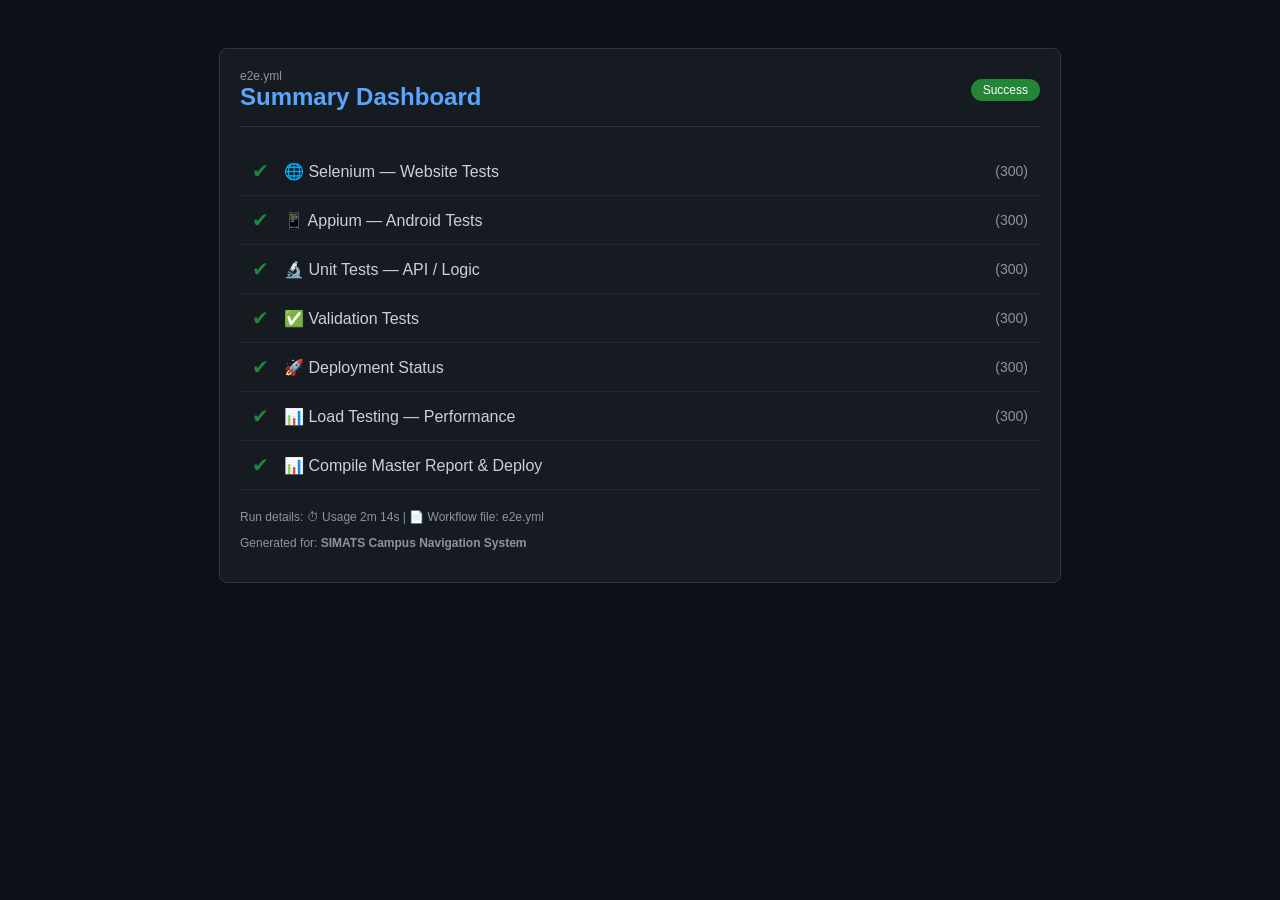
<file: SIMATS_Dashboard.html>
<!DOCTYPE html>
<html>
<head>
    <title>SIMATS CampusNav - Test Summary</title>
    <style>
        body { font-family: 'Segoe UI', Tahoma, Geneva, Verdana, sans-serif; background-color: #0d1117; color: #c9d1d9; padding: 40px; }
        .container { max-width: 800px; margin: auto; background: #161b22; border-radius: 8px; border: 1px solid #30363d; padding: 20px; }
        .header { display: flex; justify-content: space-between; align-items: center; border-bottom: 1px solid #30363d; padding-bottom: 15px; margin-bottom: 20px; }
        .status-list { list-style: none; padding: 0; }
        .status-item { display: flex; align-items: center; padding: 12px; border-bottom: 1px solid #21262d; }
        .check { color: #238636; margin-right: 15px; font-size: 20px; }
        .job-name { flex-grow: 1; font-weight: 500; font-size: 16px; }
        .count { color: #8b949e; font-size: 14px; }
        h2 { margin: 0; color: #58a6ff; }
        .summary-badge { background: #238636; color: white; padding: 4px 12px; border-radius: 20px; font-size: 12px; }
    </style>
</head>
<body>
    <div class="container">
        <div class="header">
            <div>
                <p style="margin:0; font-size: 12px; color: #8b949e;">e2e.yml</p>
                <h2>Summary Dashboard</h2>
            </div>
            <span class="summary-badge">Success</span>
        </div>

        <ul class="status-list">
            <li class="status-item">
                <span class="check">✔</span>
                <span class="job-name">🌐 Selenium — Website Tests</span>
                <span class="count">(300)</span>
            </li>
            <li class="status-item">
                <span class="check">✔</span>
                <span class="job-name">📱 Appium — Android Tests</span>
                <span class="count">(300)</span>
            </li>
            <li class="status-item">
                <span class="check">✔</span>
                <span class="job-name">🔬 Unit Tests — API / Logic</span>
                <span class="count">(300)</span>
            </li>
            <li class="status-item">
                <span class="check">✔</span>
                <span class="job-name">✅ Validation Tests</span>
                <span class="count">(300)</span>
            </li>
            <li class="status-item">
                <span class="check">✔</span>
                <span class="job-name">🚀 Deployment Status</span>
                <span class="count">(300)</span>
            </li>
            <li class="status-item">
                <span class="check">✔</span>
                <span class="job-name">📊 Load Testing — Performance</span>
                <span class="count">(300)</span>
            </li>
            <li class="status-item">
                <span class="check">✔</span>
                <span class="job-name">📊 Compile Master Report & Deploy</span>
            </li>
        </ul>

        <div style="margin-top: 20px; font-size: 12px; color: #8b949e;">
            <p>Run details: ⏱ Usage 2m 14s | 📄 Workflow file: e2e.yml</p>
            <p>Generated for: <b>SIMATS Campus Navigation System</b></p>
        </div>
    </div>
</body>
</html>
</file>
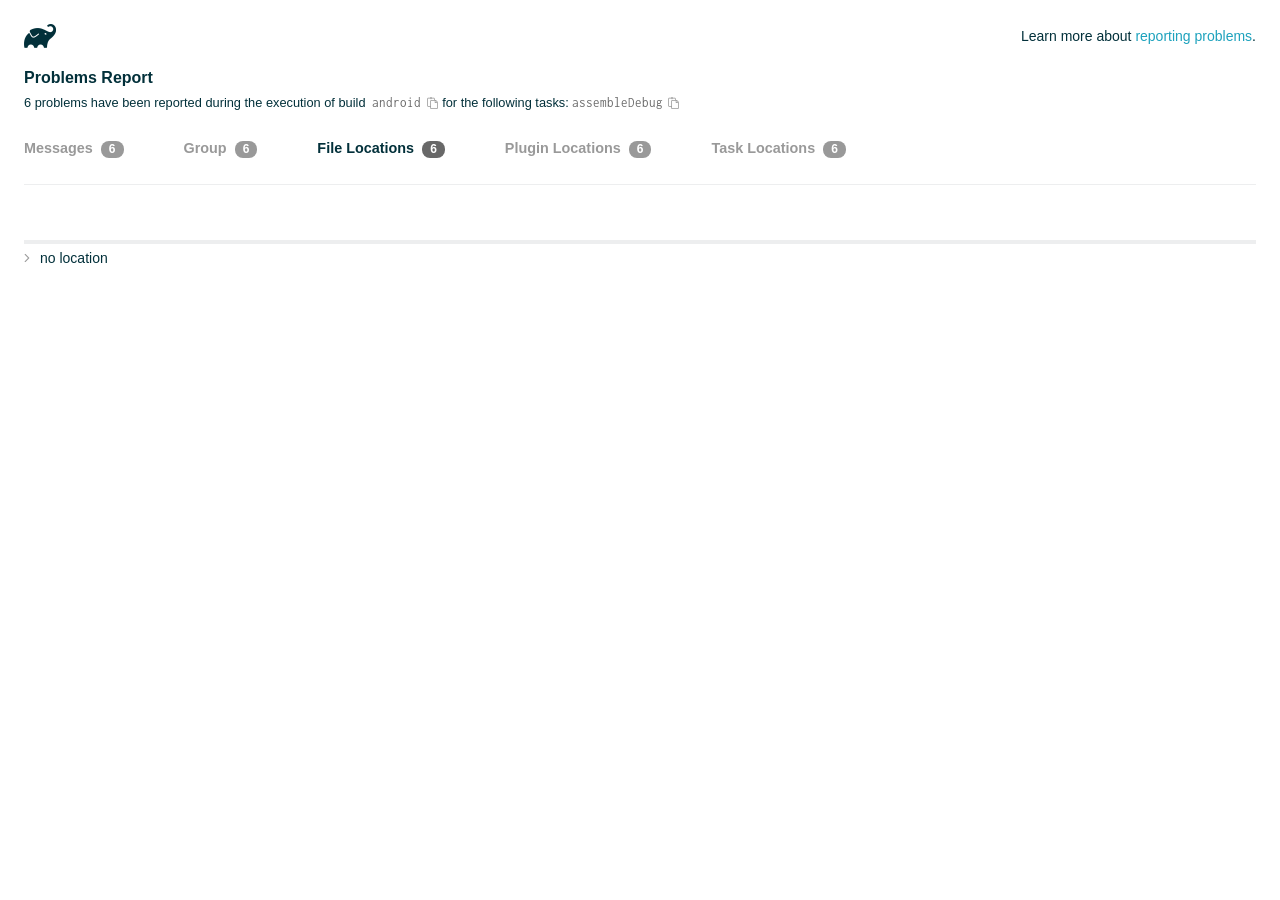
<file: android/build/reports/problems/problems-report.html>
<!DOCTYPE html>

<html lang="en">
<head>
    <!-- Required meta tags -->
    <meta charset="utf-8">
    <meta name="viewport" content="width=device-width, initial-scale=1, shrink-to-fit=no">

                    <style type="text/css">
                /*! normalize.css v7.0.0 | MIT License | github.com/necolas/normalize.css */
html {
    line-height: 1.15;
    -ms-text-size-adjust: 100%;
    -webkit-text-size-adjust: 100%
}

body {
    margin: 0
}

article, aside, footer, header, nav, section {
    display: block
}

h1 {
    font-size: 2em;
    margin: .67em 0
}

figcaption, figure, main {
    display: block
}

figure {
    margin: 1em 40px
}

hr {
    box-sizing: content-box;
    height: 0;
    overflow: visible
}

pre {
    font-family: monospace, monospace;
    font-size: 1em
}

a {
    background-color: transparent;
    -webkit-text-decoration-skip: objects
}

abbr[title] {
    border-bottom: none;
    text-decoration: underline;
    text-decoration: underline dotted
}

b, strong {
    font-weight: inherit
}

b, strong {
    font-weight: bolder
}

code, kbd, samp {
    font-family: monospace, monospace;
    font-size: 1em
}

dfn {
    font-style: italic
}

mark {
    background-color: #ff0;
    color: #000
}

small {
    font-size: 80%
}

sub, sup {
    font-size: 75%;
    line-height: 0;
    position: relative;
    vertical-align: baseline
}

sub {
    bottom: -.25em
}

sup {
    top: -.5em
}

audio, video {
    display: inline-block
}

audio:not([controls]) {
    display: none;
    height: 0
}

img {
    border-style: none
}

svg:not(:root) {
    overflow: hidden
}

button, input, optgroup, select, textarea {
    font-family: sans-serif;
    font-size: 100%;
    line-height: 1.15;
    margin: 0
}

button, input {
    overflow: visible
}

button, select {
    text-transform: none
}

[type=reset], [type=submit], button, html [type=button] {
    -webkit-appearance: button
}

[type=button]::-moz-focus-inner, [type=reset]::-moz-focus-inner, [type=submit]::-moz-focus-inner, button::-moz-focus-inner {
    border-style: none;
    padding: 0
}

[type=button]:-moz-focusring, [type=reset]:-moz-focusring, [type=submit]:-moz-focusring, button:-moz-focusring {
    outline: 1px dotted ButtonText
}

fieldset {
    padding: .35em .75em .625em
}

legend {
    box-sizing: border-box;
    color: inherit;
    display: table;
    max-width: 100%;
    padding: 0;
    white-space: normal
}

progress {
    display: inline-block;
    vertical-align: baseline
}

textarea {
    overflow: auto
}

[type=checkbox], [type=radio] {
    box-sizing: border-box;
    padding: 0
}

[type=number]::-webkit-inner-spin-button, [type=number]::-webkit-outer-spin-button {
    height: auto
}

[type=search] {
    -webkit-appearance: textfield;
    outline-offset: -2px
}

[type=search]::-webkit-search-cancel-button, [type=search]::-webkit-search-decoration {
    -webkit-appearance: none
}

::-webkit-file-upload-button {
    -webkit-appearance: button;
    font: inherit
}

details, menu {
    display: block
}

summary {
    display: list-item
}

canvas {
    display: inline-block
}

template {
    display: none
}

[hidden] {
    display: none
}

/* configuration cache styles */

.report-wrapper {
    margin: 0;
    padding: 0 24px;
}

.gradle-logo {
    width: 32px;
    height: 24px;
    background-image: url("[data-uri]");
    background-size: contain;
}

.header {
    display: flex;
    flex-wrap: wrap;
    position: fixed;
    top: 0;
    left: 0;
    width: 100%;
    padding: 24px 24px 0 24px;
    background-color: white;
    z-index: 1;
}

.learn-more {
    margin-left: auto;
    align-self: center;
    font-size: 0.875rem;
    font-weight: normal;
}

.title {
    display: flex;
    align-items: center;
    padding: 18px 0 24px 0;
    flex: 1 0 100%;
}

.content {
    font-size: 0.875rem;
    padding: 240px 0 48px;
    overflow-x: auto;
    white-space: nowrap;
}

.content ol:first-of-type {
    margin: 0;
}

.tree-btn {
    cursor: pointer;
    display: inline-block;
    width: 16px;
    height: 16px;
    background-size: contain;
    background-repeat: no-repeat;
    vertical-align: middle;
    margin-top: -0.2em;
}

.tree-btn.collapsed {
    background-image: url('data:image/svg+xml;utf8,<svg xmlns="http://www.w3.org/2000/svg" viewBox="0 0 192 512"><path d="M166.9 264.5l-117.8 116c-4.7 4.7-12.3 4.7-17 0l-7.1-7.1c-4.7-4.7-4.7-12.3 0-17L127.3 256 25.1 155.6c-4.7-4.7-4.7-12.3 0-17l7.1-7.1c4.7-4.7 12.3-4.7 17 0l117.8 116c4.6 4.7 4.6 12.3-.1 17z" fill="%23999999" stroke="%23999999"/></svg>');
}

.tree-btn.expanded {
    background-image: url('data:image/svg+xml;utf8,<svg xmlns="http://www.w3.org/2000/svg" viewBox="0 0 256 512"><path d="M119.5 326.9L3.5 209.1c-4.7-4.7-4.7-12.3 0-17l7.1-7.1c4.7-4.7 12.3-4.7 17 0L128 287.3l100.4-102.2c4.7-4.7 12.3-4.7 17 0l7.1 7.1c4.7 4.7 4.7 12.3 0 17L136.5 327c-4.7 4.6-12.3 4.6-17-.1z" fill="%23999999" stroke="%23999999"/></svg>');
}

ul .tree-btn {
    margin-right: 3px;
}

.leaf-icon {
    display: inline-block;
    width: 16px;
    height: 16px;
    background-image: url('data:image/svg+xml;utf8,<svg xmlns="http://www.w3.org/2000/svg" viewBox="0 0 256 512"><path d="M32 256 H224" stroke="%23999999" stroke-width="48" stroke-linecap="round"/></svg>');
    background-size: contain;
    background-repeat: no-repeat;
    vertical-align: middle;
    margin-top: -0.2em;
}

.invisible-text {
    user-select: all; /* Allow the text to be selectable */
    color: transparent; /* Hide the text */
    text-indent: -9999px; /* Move the text out of view */
    position: relative;
    white-space: pre; /* Preserve meaningful whitespace in the invisible text for copying */
}

.text-for-copy {
    display: inline-block;
}

.enum-icon {
    display: inline-block;
    width: 16px;
    height: 16px;
    background-image: url('data:image/svg+xml;utf8,<svg xmlns="http://www.w3.org/2000/svg" viewBox="0 0 1024 1024"><circle cx="512" cy="512" r="200" /></svg>');
    background-size: contain;
    background-repeat: no-repeat;
    vertical-align: middle;
    margin-inline-start: 0.5ex;
    margin-inline-end: 0.5ex;
    margin-top: -0.2em;
}

.error-icon {
    display: inline-block;
    width: 16px;
    height: 16px;
    background-image: url('data:image/svg+xml;utf8,<svg xmlns="http://www.w3.org/2000/svg" viewBox="0 0 320 512"><path d="M193.94 256L296.5 153.44l21.15-21.15c3.12-3.12 3.12-8.19 0-11.31l-22.63-22.63c-3.12-3.12-8.19-3.12-11.31 0L160 222.06 36.29 98.34c-3.12-3.12-8.19-3.12-11.31 0L2.34 120.97c-3.12 3.12-3.12 8.19 0 11.31L126.06 256 2.34 379.71c-3.12 3.12-3.12 8.19 0 11.31l22.63 22.63c3.12 3.12 8.19 3.12 11.31 0L160 289.94 262.56 392.5l21.15 21.15c3.12 3.12 8.19 3.12 11.31 0l22.63-22.63c3.12-3.12 3.12-8.19 0-11.31L193.94 256z" fill="%23FC461E" stroke="%23FC461E"/></svg>');
    background-size: contain;
    background-repeat: no-repeat;
    vertical-align: middle;
    margin-inline-start: 0.5ex;
    margin-inline-end: 0.5ex;
    margin-top: -0.2em;
}

.advice-icon {
    display: inline-block;
    width: 16px;
    height: 16px;
    background-image: url('data:image/svg+xml;utf8,<svg width="800px" height="800px" viewBox="-4.93 0 122.88 122.88" version="1.1" id="Layer_1" xmlns="http://www.w3.org/2000/svg" xmlns:xlink="http://www.w3.org/1999/xlink"  style="enable-background:new 0 0 113.01 122.88" xml:space="preserve"><g><path d="M44.13,102.06c-1.14,0.03-2.14-0.81-2.3-1.96c-0.17-1.2,0.64-2.31,1.82-2.54c-1.3-7.37-4.85-11.43-8.6-15.72 c-2.92-3.34-5.95-6.81-8.34-11.92c-2.35-5.03-3.64-10.23-3.6-15.63c0.05-5.4,1.42-10.96,4.4-16.71c0.02-0.04,0.04-0.07,0.06-0.11 l0,0c3.91-6.62,9.38-11.04,15.47-13.52c5.11-2.09,10.66-2.8,16.1-2.3c5.42,0.5,10.73,2.2,15.37,4.94 c5.9,3.49,10.75,8.67,13.42,15.21c1.44,3.54,2.42,7.49,2.54,11.82c0.12,4.31-0.62,8.96-2.61,13.88 c-2.66,6.59-6.18,10.68-9.47,14.51c-3.03,3.53-5.85,6.81-7.42,11.84c0.89,0.21,1.59,0.94,1.73,1.9c0.17,1.24-0.7,2.39-1.94,2.56 l-0.77,0.11c-0.14,1.09-0.23,2.26-0.27,3.51l0.25-0.04c1.24-0.17,2.39,0.7,2.56,1.94c0.17,1.24-0.7,2.39-1.94,2.56l-0.78,0.11 c0.01,0.15,0.02,0.3,0.03,0.45l0,0c0.07,0.88,0.08,1.73,0.03,2.54l0.13-0.02c1.25-0.15,2.38,0.74,2.54,1.98 c0.15,1.25-0.74,2.38-1.98,2.54l-1.68,0.21c-1.2,3.11-3.34,5.48-5.87,6.94c-1.74,1.01-3.67,1.59-5.61,1.71 c-1.97,0.12-3.96-0.25-5.78-1.13c-2.08-1.02-3.94-2.71-5.29-5.14c-0.65-0.33-1.13-0.97-1.23-1.75c-0.04-0.31-0.01-0.61,0.07-0.89 c-0.39-1.16-0.68-2.43-0.87-3.83l-0.07,0.01c-1.24,0.17-2.39-0.7-2.56-1.94c-0.17-1.24,0.7-2.39,1.94-2.56l0.54-0.08 C44.19,104.32,44.18,103.16,44.13,102.06L44.13,102.06z M2.18,58.86C1.01,58.89,0.04,57.98,0,56.81c-0.04-1.17,0.88-2.14,2.05-2.18 l8.7-0.3c1.17-0.04,2.14,0.88,2.18,2.05c0.04,1.17-0.88,2.14-2.05,2.18L2.18,58.86L2.18,58.86z M110.68,50.25 c1.16-0.12,2.2,0.73,2.32,1.89c0.12,1.16-0.73,2.2-1.89,2.32l-8.66,0.91c-1.16,0.12-2.2-0.73-2.32-1.89 c-0.12-1.16,0.73-2.2,1.89-2.32L110.68,50.25L110.68,50.25z M94.91,14.78c0.65-0.97,1.96-1.23,2.93-0.58 c0.97,0.65,1.23,1.96,0.58,2.93l-4.84,7.24c-0.65,0.97-1.96,1.23-2.93,0.58c-0.97-0.65-1.23-1.96-0.58-2.93L94.91,14.78 L94.91,14.78z M57.63,2.06c0.03-1.17,1-2.09,2.16-2.06c1.17,0.03,2.09,1,2.06,2.16l-0.22,8.7c-0.03,1.17-1,2.09-2.16,2.06 c-1.17-0.03-2.09-1-2.06-2.16L57.63,2.06L57.63,2.06z M13.88,15.53c-0.86-0.8-0.9-2.14-0.11-2.99c0.8-0.86,2.14-0.9,2.99-0.11 l6.37,5.94c0.86,0.8,0.9,2.14,0.11,2.99c-0.8,0.86-2.14,0.9-2.99,0.11L13.88,15.53L13.88,15.53z M47.88,96.95l18.49-2.63 c1.59-6.7,5.05-10.73,8.8-15.08c3.08-3.58,6.36-7.4,8.76-13.34c1.76-4.35,2.41-8.43,2.31-12.19c-0.1-3.75-0.96-7.21-2.24-10.34 c-2.3-5.63-6.51-10.11-11.65-13.15c-4.11-2.43-8.8-3.94-13.59-4.37c-4.77-0.44-9.64,0.19-14.13,2.02 c-5.26,2.15-9.99,5.97-13.39,11.72c-2.64,5.12-3.86,10.02-3.9,14.73c-0.04,4.74,1.11,9.33,3.2,13.8c2.13,4.56,4.97,7.8,7.69,10.92 C42.47,83.9,46.48,88.49,47.88,96.95L47.88,96.95z M65.62,99.02l-17.27,2.45c0.05,1.1,0.07,2.25,0.05,3.47l17.05-2.42 C65.47,101.29,65.52,100.12,65.62,99.02L65.62,99.02z M48.49,109.52c0.12,0.92,0.3,1.76,0.53,2.54l16.55-2.04 c0.11-0.86,0.13-1.77,0.05-2.74l0,0l0-0.02l-0.01-0.17L48.49,109.52L48.49,109.52z M51.37,116.36c0.64,0.67,1.35,1.19,2.1,1.55 c1.15,0.56,2.42,0.79,3.67,0.72c1.29-0.08,2.57-0.47,3.74-1.15c1.1-0.64,2.09-1.53,2.88-2.65L51.37,116.36L51.37,116.36z"/></g></svg>');
    background-size: contain;
    background-repeat: no-repeat;
    vertical-align: middle;
    margin-inline-start: 0.5ex;
    margin-inline-end: 0.5ex;
    margin-top: -0.2em;
}

.warning-icon {
    display: inline-block;
    width: 13px;
    height: 13px;
    background-image: url('data:image/svg+xml;utf8,<svg xmlns="http://www.w3.org/2000/svg" viewBox="0 0 576 512"><path d="M270.2 160h35.5c3.4 0 6.1 2.8 6 6.2l-7.5 196c-.1 3.2-2.8 5.8-6 5.8h-20.5c-3.2 0-5.9-2.5-6-5.8l-7.5-196c-.1-3.4 2.6-6.2 6-6.2zM288 388c-15.5 0-28 12.5-28 28s12.5 28 28 28 28-12.5 28-28-12.5-28-28-28zm281.5 52L329.6 24c-18.4-32-64.7-32-83.2 0L6.5 440c-18.4 31.9 4.6 72 41.6 72H528c36.8 0 60-40 41.5-72zM528 480H48c-12.3 0-20-13.3-13.9-24l240-416c6.1-10.6 21.6-10.7 27.7 0l240 416c6.2 10.6-1.5 24-13.8 24z" fill="%23DEAD22" stroke="%23DEAD22"/></svg>');
    background-size: contain;
    background-repeat: no-repeat;
    vertical-align: middle;
    margin-inline-start: 0.3ex;
    margin-inline-end: 1.1ex;
    margin-top: -0.1em;
}

.documentation-button {
    cursor: pointer;
    display: inline-block;
    width: 13px;
    height: 13px;
    background-image: url('data:image/svg+xml;utf8,<svg xmlns="http://www.w3.org/2000/svg" viewBox="0 0 512 512"><path d="M256 340c-15.464 0-28 12.536-28 28s12.536 28 28 28 28-12.536 28-28-12.536-28-28-28zm7.67-24h-16c-6.627 0-12-5.373-12-12v-.381c0-70.343 77.44-63.619 77.44-107.408 0-20.016-17.761-40.211-57.44-40.211-29.144 0-44.265 9.649-59.211 28.692-3.908 4.98-11.054 5.995-16.248 2.376l-13.134-9.15c-5.625-3.919-6.86-11.771-2.645-17.177C185.658 133.514 210.842 116 255.67 116c52.32 0 97.44 29.751 97.44 80.211 0 67.414-77.44 63.849-77.44 107.408V304c0 6.627-5.373 12-12 12zM256 40c118.621 0 216 96.075 216 216 0 119.291-96.61 216-216 216-119.244 0-216-96.562-216-216 0-119.203 96.602-216 216-216m0-32C119.043 8 8 119.083 8 256c0 136.997 111.043 248 248 248s248-111.003 248-248C504 119.083 392.957 8 256 8z" fill="%23999999" stroke="%23999999"/></svg>');
    background-size: contain;
    background-repeat: no-repeat;
    vertical-align: middle;
    margin-inline-start: 0.5ex;
    margin-inline-end: 0.5ex;
    margin-top: -0.2em;
}

.documentation-button::selection {
    color: transparent;
}

.documentation-button:hover {
    color: transparent;
}

.copy-button {
    cursor: pointer;
    display: inline-block;
    width: 12px;
    height: 12px;
    background-image: url('data:image/svg+xml;utf8,<svg xmlns="http://www.w3.org/2000/svg" viewBox="0 0 448 512"><path d="M433.941 193.941l-51.882-51.882A48 48 0 0 0 348.118 128H320V80c0-26.51-21.49-48-48-48h-66.752C198.643 13.377 180.858 0 160 0s-38.643 13.377-45.248 32H48C21.49 32 0 53.49 0 80v288c0 26.51 21.49 48 48 48h80v48c0 26.51 21.49 48 48 48h224c26.51 0 48-21.49 48-48V227.882a48 48 0 0 0-14.059-33.941zm-22.627 22.627a15.888 15.888 0 0 1 4.195 7.432H352v-63.509a15.88 15.88 0 0 1 7.431 4.195l51.883 51.882zM160 30c9.941 0 18 8.059 18 18s-8.059 18-18 18-18-8.059-18-18 8.059-18 18-18zM48 384c-8.822 0-16-7.178-16-16V80c0-8.822 7.178-16 16-16h66.752c6.605 18.623 24.389 32 45.248 32s38.643-13.377 45.248-32H272c8.822 0 16 7.178 16 16v48H176c-26.51 0-48 21.49-48 48v208H48zm352 96H176c-8.822 0-16-7.178-16-16V176c0-8.822 7.178-16 16-16h144v72c0 13.2 10.8 24 24 24h72v208c0 8.822-7.178 16-16 16z" fill="%23999999" stroke="%23999999"/></svg>');
    background-size: contain;
    background-repeat: no-repeat;
    vertical-align: middle;
    margin-inline-start: 0.5ex;
    margin-top: -0.2em;
}

.groups{
    display: flex;
    border-bottom: 1px solid #EDEEEF;
    flex: 1 0 100%;
}

.uncategorized {
    display: flex;
    border-top: 4px solid #EDEEEF;
    flex: 1 0 100%;
}

.group-selector {
    padding: 0 52px 24px 0;
    font-size: 0.9rem;
    font-weight: bold;
    color: #999999;
    cursor: pointer;
}

.group-selector__count {
    margin: 0 8px;
    border-radius: 8px;
    background-color: #999;
    color: #fff;
    padding: 1px 8px 2px;
    font-size: 0.75rem;
}

.group-selector--active {
    color: #02303A;
    cursor: auto;
}

.group-selector--active .group-selector__count {
    background-color: #686868;
}

.group-selector--disabled {
    cursor: not-allowed;
}

.accordion-header {
    cursor: pointer;
}

.container {
    padding-left: 0.5em;
    padding-right: 0.5em;
}

.stacktrace {
    border-radius: 4px;
    overflow-x: auto;
    padding: 0.5rem;
    margin-bottom: 0;
    min-width: 1000px;
}

/* Lato (bold, regular) */
@font-face {
    font-display: swap;
    font-family: Lato;
    font-weight: 500;
    font-style: normal;
    src: url("https://assets.gradle.com/lato/fonts/lato-semibold/lato-semibold.woff2") format("woff2"),
    url("https://assets.gradle.com/lato/fonts/lato-semibold/lato-semibold.woff") format("woff");
}

@font-face {
    font-display: swap;
    font-family: Lato;
    font-weight: bold;
    font-style: normal;
    src: url("https://assets.gradle.com/lato/fonts/lato-bold/lato-bold.woff2") format("woff2"),
    url("https://assets.gradle.com/lato/fonts/lato-bold/lato-bold.woff") format("woff");
}

* {
    -webkit-box-sizing: border-box;
    -moz-box-sizing: border-box;
    box-sizing: border-box;
}

html,
body {
    margin: 0;
    padding: 0;
}

html {
    font-family: "Lato", "Helvetica Neue", Arial, sans-serif;
    font-size: 16px;
    font-weight: 400;
    line-height: 1.5;
}

body {
    color: #02303A;
    background-color: #ffffff;
    -webkit-text-size-adjust: 100%;
    -ms-text-size-adjust: 100%;
    -webkit-font-smoothing: antialiased;
}


/* typography */
h1, h2, h3, h4, h5, h6 {
    color: #02303A;
    text-rendering: optimizeLegibility;
    margin: 0;
}

h1 {
    font-size: 1rem;
}

h2 {
    font-size: 0.9rem;
}

h3 {
    font-size: 1.125rem;
}

h4, h5, h6 {
    font-size: 0.875rem;
}

h1 code {
    font-weight: bold;
}

ul, ol, dl {
    list-style-position: outside;
    line-height: 1.6;
    padding: 0;
    margin: 0 0 0 20px;
    list-style-type: none;
}

li {
    line-height: 2;
}

a {
    color: #1DA2BD;
    text-decoration: none;
    transition: all 0.3s ease, visibility 0s;
}

a:hover {
    color: #35c1e4;
}

/* code */
code, pre {
    font-family: Inconsolata, Monaco, "Courier New", monospace;
    font-style: normal;
    font-variant-ligatures: normal;
    font-variant-caps: normal;
    font-variant-numeric: normal;
    font-variant-east-asian: normal;
    font-weight: normal;
    font-stretch: normal;
    color: #686868;
}

*:not(pre) > code {
    letter-spacing: 0;
    padding: 0.1em 0.5ex;
    text-rendering: optimizeSpeed;
    word-spacing: -0.15em;
    word-wrap: break-word;
}

pre {
    font-size: 0.75rem;
    line-height: 1.8;
    margin-top: 0;
    margin-bottom: 1.5em;
    padding: 1rem;
}

pre code {
    background-color: transparent;
    color: inherit;
    line-height: 1.8;
    font-size: 100%;
    padding: 0;
}

a code {
    color: #1BA8CB;
}

pre.code, pre.programlisting, pre.screen, pre.tt {
    background-color: #f7f7f8;
    border-radius: 4px;
    font-size: 1em;
    line-height: 1.45;
    margin-bottom: 1.25em;
    overflow-x: auto;
    padding: 1rem;
}

li em, p em {
    padding: 0 1px;
}

code em, tt em {
    text-decoration: none;
}

code + .copy-button {
    margin-inline-start: 0.2ex;
}

.java-exception {
    font-size: 0.75rem;
    padding-left: 24px;
}

.java-exception ul {
    margin: 0;
    line-height: inherit;
}

.java-exception code {
    white-space: pre;
}

.java-exception-part-toggle {
    user-select: none;
    cursor: pointer;
    border-radius: 2px;
    padding: 0.1em 0.2em;
    background: azure;
    color: #686868;
}

                </style>
    <!-- Inconsolata is used as a default monospace font in the report. -->
    <link rel="stylesheet" href="https://fonts.googleapis.com/css?family=Inconsolata:400,700" />

    <title>Gradle Configuration Cache</title>
</head>
<body>

<div id="playground"></div>

<div class="report" id="report">
    Loading...
</div>

<script type="text/javascript">
function configurationCacheProblems() { return (
// begin-report-data
{"diagnostics":[{"locations":[{}],"problem":[{"text":"Properties should be assigned using the 'propName = value' syntax. Setting a property via the Gradle-generated 'propName value' or 'propName(value)' syntax in Groovy DSL has been deprecated."}],"severity":"WARNING","problemDetails":[{"text":"This is scheduled to be removed in Gradle 10.0."}],"contextualLabel":"Properties should be assigned using the 'propName = value' syntax. Setting a property via the Gradle-generated 'propName value' or 'propName(value)' syntax in Groovy DSL has been deprecated.","documentationLink":"https://docs.gradle.org/8.14/userguide/upgrading_version_8.html#groovy_space_assignment_syntax","problemId":[{"name":"deprecation","displayName":"Deprecation"},{"name":"properties-should-be-assigned-using-the-propname-value-syntax-setting-a-property-via-the-gradle-generated-propname-value-or-propname-value-syntax-in-groovy-dsl","displayName":"Properties should be assigned using the 'propName = value' syntax. Setting a property via the Gradle-generated 'propName value' or 'propName(value)' syntax in Groovy DSL has been deprecated."}],"solutions":[[{"text":"Use assignment ('group = <value>') instead."}]]},{"locations":[{}],"problem":[{"text":"Properties should be assigned using the 'propName = value' syntax. Setting a property via the Gradle-generated 'propName value' or 'propName(value)' syntax in Groovy DSL has been deprecated."}],"severity":"WARNING","problemDetails":[{"text":"This is scheduled to be removed in Gradle 10.0."}],"contextualLabel":"Properties should be assigned using the 'propName = value' syntax. Setting a property via the Gradle-generated 'propName value' or 'propName(value)' syntax in Groovy DSL has been deprecated.","documentationLink":"https://docs.gradle.org/8.14/userguide/upgrading_version_8.html#groovy_space_assignment_syntax","problemId":[{"name":"deprecation","displayName":"Deprecation"},{"name":"properties-should-be-assigned-using-the-propname-value-syntax-setting-a-property-via-the-gradle-generated-propname-value-or-propname-value-syntax-in-groovy-dsl","displayName":"Properties should be assigned using the 'propName = value' syntax. Setting a property via the Gradle-generated 'propName value' or 'propName(value)' syntax in Groovy DSL has been deprecated."}],"solutions":[[{"text":"Use assignment ('version = <value>') instead."}]]},{"locations":[{}],"problem":[{"text":"Properties should be assigned using the 'propName = value' syntax. Setting a property via the Gradle-generated 'propName value' or 'propName(value)' syntax in Groovy DSL has been deprecated."}],"severity":"WARNING","problemDetails":[{"text":"This is scheduled to be removed in Gradle 10.0."}],"contextualLabel":"Properties should be assigned using the 'propName = value' syntax. Setting a property via the Gradle-generated 'propName value' or 'propName(value)' syntax in Groovy DSL has been deprecated.","documentationLink":"https://docs.gradle.org/8.14/userguide/upgrading_version_8.html#groovy_space_assignment_syntax","problemId":[{"name":"deprecation","displayName":"Deprecation"},{"name":"properties-should-be-assigned-using-the-propname-value-syntax-setting-a-property-via-the-gradle-generated-propname-value-or-propname-value-syntax-in-groovy-dsl","displayName":"Properties should be assigned using the 'propName = value' syntax. Setting a property via the Gradle-generated 'propName value' or 'propName(value)' syntax in Groovy DSL has been deprecated."}],"solutions":[[{"text":"Use assignment ('namespace = <value>') instead."}]]},{"locations":[{}],"problem":[{"text":"Properties should be assigned using the 'propName = value' syntax. Setting a property via the Gradle-generated 'propName value' or 'propName(value)' syntax in Groovy DSL has been deprecated."}],"severity":"WARNING","problemDetails":[{"text":"This is scheduled to be removed in Gradle 10.0."}],"contextualLabel":"Properties should be assigned using the 'propName = value' syntax. Setting a property via the Gradle-generated 'propName value' or 'propName(value)' syntax in Groovy DSL has been deprecated.","documentationLink":"https://docs.gradle.org/8.14/userguide/upgrading_version_8.html#groovy_space_assignment_syntax","problemId":[{"name":"deprecation","displayName":"Deprecation"},{"name":"properties-should-be-assigned-using-the-propname-value-syntax-setting-a-property-via-the-gradle-generated-propname-value-or-propname-value-syntax-in-groovy-dsl","displayName":"Properties should be assigned using the 'propName = value' syntax. Setting a property via the Gradle-generated 'propName value' or 'propName(value)' syntax in Groovy DSL has been deprecated."}],"solutions":[[{"text":"Use assignment ('compileSdk = <value>') instead."}]]},{"locations":[{}],"problem":[{"text":"Properties should be assigned using the 'propName = value' syntax. Setting a property via the Gradle-generated 'propName value' or 'propName(value)' syntax in Groovy DSL has been deprecated."}],"severity":"WARNING","problemDetails":[{"text":"This is scheduled to be removed in Gradle 10.0."}],"contextualLabel":"Properties should be assigned using the 'propName = value' syntax. Setting a property via the Gradle-generated 'propName value' or 'propName(value)' syntax in Groovy DSL has been deprecated.","documentationLink":"https://docs.gradle.org/8.14/userguide/upgrading_version_8.html#groovy_space_assignment_syntax","problemId":[{"name":"deprecation","displayName":"Deprecation"},{"name":"properties-should-be-assigned-using-the-propname-value-syntax-setting-a-property-via-the-gradle-generated-propname-value-or-propname-value-syntax-in-groovy-dsl","displayName":"Properties should be assigned using the 'propName = value' syntax. Setting a property via the Gradle-generated 'propName value' or 'propName(value)' syntax in Groovy DSL has been deprecated."}],"solutions":[[{"text":"Use assignment ('ndkVersion = <value>') instead."}]]},{"locations":[{}],"problem":[{"text":"Properties should be assigned using the 'propName = value' syntax. Setting a property via the Gradle-generated 'propName value' or 'propName(value)' syntax in Groovy DSL has been deprecated."}],"severity":"WARNING","problemDetails":[{"text":"This is scheduled to be removed in Gradle 10.0."}],"contextualLabel":"Properties should be assigned using the 'propName = value' syntax. Setting a property via the Gradle-generated 'propName value' or 'propName(value)' syntax in Groovy DSL has been deprecated.","documentationLink":"https://docs.gradle.org/8.14/userguide/upgrading_version_8.html#groovy_space_assignment_syntax","problemId":[{"name":"deprecation","displayName":"Deprecation"},{"name":"properties-should-be-assigned-using-the-propname-value-syntax-setting-a-property-via-the-gradle-generated-propname-value-or-propname-value-syntax-in-groovy-dsl","displayName":"Properties should be assigned using the 'propName = value' syntax. Setting a property via the Gradle-generated 'propName value' or 'propName(value)' syntax in Groovy DSL has been deprecated."}],"solutions":[[{"text":"Use assignment ('minSdk = <value>') instead."}]]}],"problemsReport":{"totalProblemCount":6,"buildName":"android","requestedTasks":"assembleDebug","documentationLink":"https://docs.gradle.org/8.14/userguide/reporting_problems.html","documentationLinkCaption":"Problem report","summaries":[]}}
// end-report-data
);}
</script>
                <script type="text/javascript">
                !function(n,t){"object"==typeof exports&&"object"==typeof module?module.exports=t():"function"==typeof define&&define.amd?define([],t):"object"==typeof exports?exports["configuration-cache-report"]=t():n["configuration-cache-report"]=t()}(this,(()=>(({70:function(){void 0===ArrayBuffer.isView&&(ArrayBuffer.isView=function(n){return null!=n&&null!=n.__proto__&&n.__proto__.__proto__===Int8Array.prototype.__proto__}),void 0===Math.imul&&(Math.imul=function(n,t){return(4294901760&n)*(65535&t)+(65535&n)*(0|t)|0}),this["configuration-cache-report"]=function(n){"use strict";var t,r,i,e,u,o,f,s,c,a,h,l,_,v,d,g,w,b,p,m,k,q,y,B,C,x,j,P,I,S,z,T,E,L,N,A,M,F,D,O,R,H,$,G,U,V,Q,Z,Y,W,K,X,J,nn,tn,rn,en,un,on,fn,sn,cn,an,hn,ln,_n,vn,dn,gn,wn,bn,pn,mn,kn,qn,yn,Bn,Cn,xn,jn,Pn,In,Sn,zn,Tn,En,Ln,Nn,An,Mn=Math.imul,Fn=ArrayBuffer.isView;function Dn(n,t){if(!(t>=0))throw _u(ce("Requested element count "+t+" is less than zero."));return function(n,t){if(!(t>=0))throw _u(ce("Requested element count "+t+" is less than zero."));if(0===t)return Ct();if(t>=n.length)return function(n){switch(n.length){case 0:return Ct();case 1:return qr(n[0]);default:return function(n){return Hr(function(n){return new It(n,!1)}(n))}(n)}}(n);if(1===t)return qr(n[0]);var r=0,i=Rr(),e=0,u=n.length;n:for(;e<u;){var o=n[e];if(e=e+1|0,i.d(o),(r=r+1|0)===t)break n}return i}(n,rt(n.length-t|0,0))}function On(n,t,r,i,e,u,o){return t=t===A?", ":t,r=r===A?"":r,i=i===A?"":i,e=e===A?-1:e,u=u===A?"...":u,o=o===A?null:o,function(n,t,r,i,e,u,o,f){r=r===A?", ":r,i=i===A?"":i,e=e===A?"":e,u=u===A?-1:u,o=o===A?"...":o,f=f===A?null:f,t.e(i);var s=0,c=0,a=n.length;n:for(;c<a;){var h=n[c];if(c=c+1|0,(s=s+1|0)>1&&t.e(r),!(u<0||s<=u))break n;Jt(t,h,f)}return u>=0&&s>u&&t.e(o),t.e(e),t}(n,Bi(),t,r,i,e,u,o).toString()}function Rn(n){return n.length-1|0}function Hn(n,t){if(null==t){var r=0,i=n.length-1|0;if(r<=i)do{var e=r;if(r=r+1|0,null==n[e])return e}while(r<=i)}else{var u=0,o=n.length-1|0;if(u<=o)do{var f=u;if(u=u+1|0,le(t,n[f]))return f}while(u<=o)}return-1}function $n(n,t,r,i,e,u,o){return t=t===A?", ":t,r=r===A?"":r,i=i===A?"":i,e=e===A?-1:e,u=u===A?"...":u,o=o===A?null:o,Gn(n,Bi(),t,r,i,e,u,o).toString()}function Gn(n,t,r,i,e,u,o,f){r=r===A?", ":r,i=i===A?"":i,e=e===A?"":e,u=u===A?-1:u,o=o===A?"...":o,f=f===A?null:f,t.e(i);var s=0,c=n.f();n:for(;c.g();){var a=c.h();if((s=s+1|0)>1&&t.e(r),!(u<0||s<=u))break n;Jt(t,a,f)}return u>=0&&s>u&&t.e(o),t.e(e),t}function Un(n){if(n.i())throw xu("List is empty.");return n.j(0)}function Vn(n){return new tt(n)}function Qn(n){if(Ke(n,Di)){var t;switch(n.k()){case 0:t=Ct();break;case 1:t=qr(Ke(n,Fi)?n.j(0):n.f().h());break;default:t=Zn(n)}return t}return xt(Xn(n))}function Zn(n){return Hr(n)}function Yn(n){if(Ke(n,Di)&&n.k()<=1)return Qn(n);var t=Xn(n);return function(n){var t=(n.k()/2|0)-1|0;if(t<0)return br();var r=jt(n),i=0;if(i<=t)do{var e=i;i=i+1|0;var u=n.j(e);n.f4(e,n.j(r)),n.f4(r,u),r=r-1|0}while(e!==t)}(t),t}function Wn(n,t){if(!(t>=0))throw _u(ce("Requested element count "+t+" is less than zero."));return function(n,t){if(!(t>=0))throw _u(ce("Requested element count "+t+" is less than zero."));if(0===t)return Ct();if(Ke(n,Di)){if(t>=n.k())return Qn(n);if(1===t)return qr(function(n){if(Ke(n,Fi))return Un(n);var t=n.f();if(!t.g())throw xu("Collection is empty.");return t.h()}(n))}var r=0,i=Rr(),e=n.f();n:for(;e.g();){var u=e.h();if(i.d(u),(r=r+1|0)===t)break n}return xt(i)}(n,rt(n.k()-t|0,0))}function Kn(n,t){if(!(t>=0))throw _u(ce("Requested element count "+t+" is less than zero."));if(0===t)return Ct();var r=n.k();if(t>=r)return Qn(n);if(1===t)return qr(Jn(n));var i=Rr();if(Ke(n,bi)){var e=r-t|0;if(e<r)do{var u=e;e=e+1|0,i.d(n.j(u))}while(e<r)}else for(var o=n.l(r-t|0);o.g();){var f=o.h();i.d(f)}return i}function Xn(n){return Ke(n,Di)?Zn(n):nt(n,Or())}function Jn(n){if(n.i())throw xu("List is empty.");return n.j(jt(n))}function nt(n,t){for(var r=n.f();r.g();){var i=r.h();t.d(i)}return t}function tt(n){this.n_1=n}function rt(n,t){return n<t?t:n}function it(n,t){return n>t?t:n}function et(n,t){return Kt().q(n,t,-1)}function ut(n,t){return new Ft(n,t)}function ot(n){var t=n.f();if(!t.g())return Ct();var r=t.h();if(!t.g())return qr(r);var i=Or();for(i.d(r);t.g();)i.d(t.h());return i}function ft(n){this.r_1=n}function st(n,t){this.s_1=n,this.t_1=t}function ct(){}function at(n){this.x_1=n,this.w_1=0}function ht(n,t){this.a1_1=n,at.call(this,n),_t().b1(t,this.a1_1.k()),this.w_1=t}function lt(){t=this}function _t(){return null==t&&new lt,t}function vt(){_t(),ct.call(this)}function dt(n){this.h1_1=n}function gt(n,t){return t===n?"(this Map)":Vi(t)}function wt(n,t){var r;n:{for(var i=n.o().f();i.g();){var e=i.h();if(le(e.j1(),t)){r=e;break n}}r=null}return r}function bt(){r=this}function pt(){return null==r&&new bt,r}function mt(n){this.q1_1=n,ct.call(this)}function kt(){pt(),this.n1_1=null,this.o1_1=null}function qt(){i=this}function yt(){return null==i&&new qt,i}function Bt(n){return n.length>0?ou(n):Ct()}function Ct(){return null==e&&new Pt,e}function xt(n){switch(n.k()){case 0:return Ct();case 1:return qr(n.j(0));default:return n}}function jt(n){return n.k()-1|0}function Pt(){e=this,this.z1_1=new ke(-1478467534,-1720727600)}function It(n,t){this.b2_1=n,this.c2_1=t}function St(){u=this}function zt(){return null==u&&new St,u}function Tt(n,t){return Ke(n,Di)?n.k():t}function Et(n,t){if(Ke(t,Di))return n.m(t);for(var r=!1,i=t.f();i.g();){var e=i.h();n.d(e)&&(r=!0)}return r}function Lt(){}function Nt(n,t){this.h2_1=n,this.g2_1=n.i2_1.l(function(n,t){if(!(0<=t&&t<=n.k()))throw du("Position index "+t+" must be in range ["+Ve(0,n.k())+"].");return n.k()-t|0}(n,t))}function At(n){vt.call(this),this.i2_1=n}function Mt(n){this.k2_1=n,this.j2_1=n.l2_1.f()}function Ft(n,t){this.l2_1=n,this.m2_1=t}function Dt(n){for(;n.n2_1.g();){var t=n.n2_1.h();if(n.q2_1.t2_1(t)===n.q2_1.s2_1)return n.p2_1=t,n.o2_1=1,br()}n.o2_1=0}function Ot(n){this.q2_1=n,this.n2_1=n.r2_1.f(),this.o2_1=-1,this.p2_1=null}function Rt(n,t,r){t=t===A||t,this.r2_1=n,this.s2_1=t,this.t2_1=r}function Ht(){return null==o&&new $t,o}function $t(){o=this,this.u2_1=new ke(1993859828,793161749)}function Gt(n,t,r){return Ut(Ut(n,r)-Ut(t,r)|0,r)}function Ut(n,t){var r=n%t|0;return r>=0?r:r+t|0}function Vt(){f=this,this.p_1=new Zt(1,0)}function Qt(){return null==f&&new Vt,f}function Zt(n,t){Qt(),Xt.call(this,n,t,1)}function Yt(n,t,r){Lt.call(this),this.d3_1=r,this.e3_1=t,this.f3_1=this.d3_1>0?n<=t:n>=t,this.g3_1=this.f3_1?n:this.e3_1}function Wt(){s=this}function Kt(){return null==s&&new Wt,s}function Xt(n,t,r){if(Kt(),0===r)throw _u("Step must be non-zero.");if(r===mr().MIN_VALUE)throw _u("Step must be greater than Int.MIN_VALUE to avoid overflow on negation.");this.z2_1=n,this.a3_1=function(n,t,r){var i;if(r>0)i=n>=t?t:t-Gt(t,n,r)|0;else{if(!(r<0))throw _u("Step is zero.");i=n<=t?t:t+Gt(n,t,0|-r)|0}return i}(n,t,r),this.b3_1=r}function Jt(n,t,r){null!=r?n.e(r(t)):null==t||nu(t)?n.e(t):t instanceof Mi?n.i3(t.h3_1):n.e(Vi(t))}function nr(n,t,r){if(n===t)return!0;if(!(r=r!==A&&r))return!1;var i=xi(n),e=xi(t);return i===e||le(new Mi(ne(Li(i).toLowerCase(),0)),new Mi(ne(Li(e).toLowerCase(),0)))}function tr(n){return re(n)-1|0}function rr(n,t,r,i){return r=r===A?0:r,(i=i!==A&&i)||"string"!=typeof n?ir(n,t,r,re(n),i):n.indexOf(t,r)}function ir(n,t,r,i,e,u){var o=(u=u!==A&&u)?et(it(r,tr(n)),rt(i,0)):Ve(rt(r,0),it(i,re(n)));if("string"==typeof n&&"string"==typeof t){var f=o.z2_1,s=o.a3_1,c=o.b3_1;if(c>0&&f<=s||c<0&&s<=f)do{var a=f;if(f=f+c|0,Ti(t,0,n,a,re(t),e))return a}while(a!==s)}else{var h=o.z2_1,l=o.a3_1,_=o.b3_1;if(_>0&&h<=l||_<0&&l<=h)do{var v=h;if(h=h+_|0,fr(t,0,n,v,re(t),e))return v}while(v!==l)}return-1}function er(n){var t=0,r=re(n)-1|0,i=!1;n:for(;t<=r;){var e=ji(ne(n,i?r:t));if(i){if(!e)break n;r=r-1|0}else e?t=t+1|0:i=!0}return ie(n,t,r+1|0)}function ur(n,t){return ce(ie(n,t.y2(),t.c3()+1|0))}function or(n,t,r,i,e){r=r===A?0:r,i=i!==A&&i,sr(e=e===A?0:e);var u,o,f=ou(t);return new hr(n,r,e,(u=f,o=i,function(n,t){var r=function(n,t,r,i){if(!i&&1===t.k()){var e=function(n){if(Ke(n,Fi))return function(n){var t;switch(n.k()){case 0:throw xu("List is empty.");case 1:t=n.j(0);break;default:throw _u("List has more than one element.")}return t}(n);var t=n.f();if(!t.g())throw xu("Collection is empty.");var r=t.h();if(t.g())throw _u("Collection has more than one element.");return r}(t),u=rr(n,e,r);return u<0?null:_r(u,e)}var o=Ve(rt(r,0),re(n));if("string"==typeof n){var f=o.z2_1,s=o.a3_1,c=o.b3_1;if(c>0&&f<=s||c<0&&s<=f)do{var a,h=f;f=f+c|0;n:{for(var l=t.f();l.g();){var _=l.h();if(Ti(_,0,n,h,_.length,i)){a=_;break n}}a=null}if(null!=a)return _r(h,a)}while(h!==s)}else{var v=o.z2_1,d=o.a3_1,g=o.b3_1;if(g>0&&v<=d||g<0&&d<=v)do{var w,b=v;v=v+g|0;n:{for(var p=t.f();p.g();){var m=p.h();if(fr(m,0,n,b,m.length,i)){w=m;break n}}w=null}if(null!=w)return _r(b,w)}while(b!==d)}return null}(n,u,t,o);return null==r?null:_r(r.t3_1,r.u3_1.length)}))}function fr(n,t,r,i,e,u){if(i<0||t<0||t>(re(n)-e|0)||i>(re(r)-e|0))return!1;var o=0;if(o<e)do{var f=o;if(o=o+1|0,!nr(ne(n,t+f|0),ne(r,i+f|0),u))return!1}while(o<e);return!0}function sr(n){if(!(n>=0))throw _u(ce("Limit must be non-negative, but was "+n))}function cr(n){if(n.l3_1<0)n.j3_1=0,n.m3_1=null;else{var t;if(n.o3_1.r3_1>0?(n.n3_1=n.n3_1+1|0,t=n.n3_1>=n.o3_1.r3_1):t=!1,t||n.l3_1>re(n.o3_1.p3_1))n.m3_1=Ve(n.k3_1,tr(n.o3_1.p3_1)),n.l3_1=-1;else{var r=n.o3_1.s3_1(n.o3_1.p3_1,n.l3_1);if(null==r)n.m3_1=Ve(n.k3_1,tr(n.o3_1.p3_1)),n.l3_1=-1;else{var i=r.v3(),e=r.w3();n.m3_1=function(n,t){return t<=mr().MIN_VALUE?Qt().p_1:Ve(n,t-1|0)}(n.k3_1,i),n.k3_1=i+e|0,n.l3_1=n.k3_1+(0===e?1:0)|0}}n.j3_1=1}}function ar(n){this.o3_1=n,this.j3_1=-1,this.k3_1=function(n,t,r){if(0>r)throw _u("Cannot coerce value to an empty range: maximum "+r+" is less than minimum 0.");return n<0?0:n>r?r:n}(n.q3_1,0,re(n.p3_1)),this.l3_1=this.k3_1,this.m3_1=null,this.n3_1=0}function hr(n,t,r,i){this.p3_1=n,this.q3_1=t,this.r3_1=r,this.s3_1=i}function lr(n,t){this.t3_1=n,this.u3_1=t}function _r(n,t){return new lr(n,t)}function vr(){}function dr(){}function gr(){}function wr(){c=this}function br(){return null==c&&new wr,c}function pr(){a=this,this.MIN_VALUE=-2147483648,this.MAX_VALUE=2147483647,this.SIZE_BYTES=4,this.SIZE_BITS=32}function mr(){return null==a&&new pr,a}function kr(n){for(var t=[],r=n.f();r.g();)t.push(r.h());return t}function qr(n){return 0===(t=[n]).length?Or():Hr(new It(t,!0));var t}function yr(n){return n<0&&function(){throw Pu("Index overflow has happened.")}(),n}function Br(n){return void 0!==n.toArray?n.toArray():kr(n)}function Cr(n){return function(n,t){for(var r=0,i=n.length;r<i;){var e=n[r];r=r+1|0,t.d(e)}return t}(t=[n],(r=t.length,i=de(ve(ni)),function(n,t,r){Mr.call(r),ni.call(r),r.y5_1=function(n){return Kr(n,0,de(ve(Xr)))}(n)}(r,0,i),i));var t,r,i}function xr(){ct.call(this)}function jr(n){this.j4_1=n,this.h4_1=0,this.i4_1=-1}function Pr(n,t){this.n4_1=n,jr.call(this,n),_t().b1(t,this.n4_1.k()),this.h4_1=t}function Ir(){xr.call(this),this.o4_1=0}function Sr(n){this.r4_1=n}function zr(n){this.s4_1=n}function Tr(n,t){this.t4_1=n,this.u4_1=t}function Er(){Mr.call(this)}function Lr(n){this.x4_1=n,Mr.call(this)}function Nr(n){this.e5_1=n,xr.call(this)}function Ar(){kt.call(this),this.c5_1=null,this.d5_1=null}function Mr(){xr.call(this)}function Fr(){h=this;var n=Rr();n.c_1=!0,this.i5_1=n}function Dr(){return null==h&&new Fr,h}function Or(){return n=de(ve(Gr)),t=[],Gr.call(n,t),n;var n,t}function Rr(n){return t=de(ve(Gr)),r=[],Gr.call(t,r),t;var t,r}function Hr(n){return function(n,t){var r;return r=Br(n),Gr.call(t,r),t}(n,de(ve(Gr)))}function $r(n,t){return _t().e1(t,n.k()),t}function Gr(n){Dr(),Ir.call(this),this.b_1=n,this.c_1=!1}function Ur(n,t,r,i,e){if(r===i)return n;var u=(r+i|0)/2|0,o=Ur(n,t,r,u,e),f=Ur(n,t,u+1|0,i,e),s=o===t?n:t,c=r,a=u+1|0,h=r;if(h<=i)do{var l=h;if(h=h+1|0,c<=u&&a<=i){var _=o[c],v=f[a];e.compare(_,v)<=0?(s[l]=_,c=c+1|0):(s[l]=v,a=a+1|0)}else c<=u?(s[l]=o[c],c=c+1|0):(s[l]=f[a],a=a+1|0)}while(l!==i);return s}function Vr(n,t){return(3&n)-(3&t)|0}function Qr(){_=this}function Zr(n){this.n5_1=n,Er.call(this)}function Yr(n){return function(n,t){Ar.call(t),Xr.call(t),t.t5_1=n,t.u5_1=n.w5()}(new ui((null==_&&new Qr,_)),n),n}function Wr(){return Yr(de(ve(Xr)))}function Kr(n,t,r){if(Yr(r),!(n>=0))throw _u(ce("Negative initial capacity: "+n));if(!(t>=0))throw _u(ce("Non-positive load factor: "+t));return r}function Xr(){this.v5_1=null}function Jr(n,t){return Mr.call(t),ni.call(t),t.y5_1=n,t}function ni(){}function ti(n,t){var r=ii(n,n.h6_1.m5(t));if(null==r)return null;var i=r;if(null!=i&&Xe(i))return ri(i,n,t);var e=i;return n.h6_1.l5(e.j1(),t)?e:null}function ri(n,t,r){var i;n:{for(var e=0,u=n.length;e<u;){var o=n[e];if(e=e+1|0,t.h6_1.l5(o.j1(),r)){i=o;break n}}i=null}return i}function ii(n,t){var r=n.i6_1[t];return void 0===r?null:r}function ei(n){this.g6_1=n,this.z5_1=-1,this.a6_1=Object.keys(n.i6_1),this.b6_1=-1,this.c6_1=null,this.d6_1=!1,this.e6_1=-1,this.f6_1=null}function ui(n){this.h6_1=n,this.i6_1=this.k6(),this.j6_1=0}function oi(){}function fi(n){this.n6_1=n,this.l6_1=null,this.m6_1=null,this.m6_1=this.n6_1.y6_1.v6_1}function si(){v=this;var n,t=(_i(0,0,n=de(ve(vi))),n);t.x6_1=!0,this.e7_1=t}function ci(){return null==v&&new si,v}function ai(n,t,r){this.d7_1=n,Tr.call(this,t,r),this.b7_1=null,this.c7_1=null}function hi(n){this.y6_1=n,Er.call(this)}function li(){return Yr(n=de(ve(vi))),vi.call(n),n.w6_1=Wr(),n;var n}function _i(n,t,r){return Kr(n,t,r),vi.call(r),r.w6_1=Wr(),r}function vi(){ci(),this.v6_1=null,this.x6_1=!1}function di(){d=this;var n=gi(0),t=n.y5_1;(t instanceof vi?t:pe()).j5(),this.f7_1=n}function gi(n){return function(n,t){return function(n,t,r){Jr(function(n,t){return _i(n,t,de(ve(vi)))}(n,t),r),wi.call(r)}(n,0,t),t}(n,de(ve(wi)))}function wi(){null==d&&new di}function bi(){}function pi(){}function mi(n){pi.call(this),this.k7_1=n}function ki(){qi.call(this)}function qi(){pi.call(this),this.m7_1=""}function yi(){if(!w){w=!0;var n="undefined"!=typeof process&&process.versions&&!!process.versions.node;g=n?new mi(process.stdout):new ki}}function Bi(){return n=de(ve(Ci)),Ci.call(n,""),n;var n}function Ci(n){this.o7_1=void 0!==n?n:""}function xi(n){var t=Li(n).toUpperCase();return t.length>1?n:ne(t,0)}function ji(n){return function(n){return 9<=n&&n<=13||28<=n&&n<=32||160===n||n>4096&&(5760===n||8192<=n&&n<=8202||8232===n||8233===n||8239===n||8287===n||12288===n)}(n)}function Pi(){b=this,this.q7_1=new RegExp("[\\\\^$*+?.()|[\\]{}]","g"),this.r7_1=new RegExp("[\\\\$]","g"),this.s7_1=new RegExp("\\$","g")}function Ii(){return null==b&&new Pi,b}function Si(n,t){Ii(),this.v7_1=n,this.w7_1=function(n){if(Ke(n,Di)){var t;switch(n.k()){case 0:t=Ht();break;case 1:t=Cr(Ke(n,Fi)?n.j(0):n.f().h());break;default:t=nt(n,gi(n.k()))}return t}return function(n){switch(n.k()){case 0:return Ht();case 1:return Cr(n.f().h());default:return n}}(nt(n,(r=de(ve(wi)),Jr(li(),r),wi.call(r),r)));var r}(t),this.x7_1=new RegExp(n,$n(t,"","gu",A,A,A,zi)),this.y7_1=null,this.z7_1=null}function zi(n){return n.d8_1}function Ti(n,t,r,i,e,u){return fr(n,t,r,i,e,u=u!==A&&u)}function Ei(n,t){return n-t|0}function Li(n){return String.fromCharCode(n)}function Ni(){p=this,this.e8_1=0,this.f8_1=65535,this.g8_1=55296,this.h8_1=56319,this.i8_1=56320,this.j8_1=57343,this.k8_1=55296,this.l8_1=57343,this.m8_1=2,this.n8_1=16}function Ai(){return null==p&&new Ni,p}function Mi(n){Ai(),this.h3_1=n}function Fi(){}function Di(){}function Oi(){}function Ri(){}function Hi(){}function $i(){}function Gi(){m=this}function Ui(n,t){null==m&&new Gi,this.p8_1=n,this.q8_1=t}function Vi(n){var t=null==n?null:ce(n);return null==t?"null":t}function Qi(n){return new Zi(n)}function Zi(n){this.t8_1=n,this.s8_1=0}function Yi(){return Ji(),k}function Wi(){return Ji(),q}function Ki(){return Ji(),y}function Xi(){return Ji(),B}function Ji(){x||(x=!0,k=new ArrayBuffer(8),q=new Float64Array(Yi()),new Float32Array(Yi()),y=new Int32Array(Yi()),Wi()[0]=-1,B=0!==Ki()[0]?1:0,C=1-Xi()|0)}function ne(n,t){var r;if(te(n)){var i,e=n.charCodeAt(t);if(Ai(),e<0?i=!0:(Ai(),i=e>65535),i)throw _u("Invalid Char code: "+e);r=Ue(e)}else r=n.y3(t);return r}function te(n){return"string"==typeof n}function re(n){return te(n)?n.length:n.x3()}function ie(n,t,r){return te(n)?n.substring(t,r):n.z3(t,r)}function ee(n){return ce(n)}function ue(n,t){var r;switch(typeof n){case"number":r="number"==typeof t?oe(n,t):t instanceof ke?oe(n,t.w8()):fe(n,t);break;case"string":case"boolean":r=fe(n,t);break;default:r=function(n,t){return n.a4(t)}(n,t)}return r}function oe(n,t){var r;if(n<t)r=-1;else if(n>t)r=1;else if(n===t){var i;if(0!==n)i=0;else{var e=1/n;i=e===1/t?0:e<0?-1:1}r=i}else r=n!=n?t!=t?0:1:-1;return r}function fe(n,t){return n<t?-1:n>t?1:0}function se(n){if(!("kotlinHashCodeValue$"in n)){var t=4294967296*Math.random()|0,r=new Object;r.value=t,r.enumerable=!1,Object.defineProperty(n,"kotlinHashCodeValue$",r)}return n.kotlinHashCodeValue$}function ce(n){return null==n?"null":function(n){return!!Ye(n)||Fn(n)}(n)?"[...]":n.toString()}function ae(n){if(null==n)return 0;var t;switch(typeof n){case"object":t="function"==typeof n.hashCode?n.hashCode():se(n);break;case"function":t=se(n);break;case"number":t=function(n){return Ji(),(0|n)===n?Ge(n):(Wi()[0]=n,Mn(Ki()[(Ji(),C)],31)+Ki()[Xi()]|0)}(n);break;case"boolean":t=n?1:0;break;default:t=he(String(n))}return t}function he(n){var t=0,r=0,i=n.length-1|0;if(r<=i)do{var e=r;r=r+1|0;var u=n.charCodeAt(e);t=Mn(t,31)+u|0}while(e!==i);return t}function le(n,t){return null==n?null==t:null!=t&&("object"==typeof n&&"function"==typeof n.equals?n.equals(t):n!=n?t!=t:"number"==typeof n&&"number"==typeof t?n===t&&(0!==n||1/n==1/t):n===t)}function _e(n,t){null!=Error.captureStackTrace?Error.captureStackTrace(n,t):n.stack=(new Error).stack}function ve(n){return n.prototype}function de(n){return Object.create(n)}function ge(n,t,r){Error.call(n),function(n,t,r){var i=eu(Object.getPrototypeOf(n));if(!(1&i)){var e;if(null==t){var u;if(null!==t){var o=null==r?null:r.toString();u=null==o?A:o}else u=A;e=u}else e=t;n.message=e}2&i||(n.cause=r),n.name=Object.getPrototypeOf(n).constructor.name}(n,t,r)}function we(n){var t;return null==n?function(){throw Eu()}():t=n,t}function be(){throw Nu()}function pe(){throw Mu()}function me(){j=this,this.x8_1=new ke(0,-2147483648),this.y8_1=new ke(-1,2147483647),this.z8_1=8,this.a9_1=64}function ke(n,t){null==j&&new me,gr.call(this),this.u8_1=n,this.v8_1=t}function qe(){return $e(),P}function ye(){return $e(),I}function Be(){return $e(),S}function Ce(){return $e(),T}function xe(){return $e(),E}function je(n,t){if($e(),Te(n,t))return 0;var r=Ne(n),i=Ne(t);return r&&!i?-1:!r&&i?1:Ne(Ie(n,t))?-1:1}function Pe(n,t){$e();var r=n.v8_1>>>16|0,i=65535&n.v8_1,e=n.u8_1>>>16|0,u=65535&n.u8_1,o=t.v8_1>>>16|0,f=65535&t.v8_1,s=t.u8_1>>>16|0,c=0,a=0,h=0,l=0;return c=(c=c+((a=(a=a+((h=(h=h+((l=l+(u+(65535&t.u8_1)|0)|0)>>>16|0)|0)+(e+s|0)|0)>>>16|0)|0)+(i+f|0)|0)>>>16|0)|0)+(r+o|0)|0,new ke((h&=65535)<<16|(l&=65535),(c&=65535)<<16|(a&=65535))}function Ie(n,t){return $e(),Pe(n,t.e9())}function Se(n,t){if($e(),Ae(n))return qe();if(Ae(t))return qe();if(Te(n,Ce()))return Me(t)?Ce():qe();if(Te(t,Ce()))return Me(n)?Ce():qe();if(Ne(n))return Ne(t)?Se(Fe(n),Fe(t)):Fe(Se(Fe(n),t));if(Ne(t))return Fe(Se(n,Fe(t)));if(De(n,xe())&&De(t,xe()))return Oe(ze(n)*ze(t));var r=n.v8_1>>>16|0,i=65535&n.v8_1,e=n.u8_1>>>16|0,u=65535&n.u8_1,o=t.v8_1>>>16|0,f=65535&t.v8_1,s=t.u8_1>>>16|0,c=65535&t.u8_1,a=0,h=0,l=0,_=0;return l=l+((_=_+Mn(u,c)|0)>>>16|0)|0,_&=65535,h=(h=h+((l=l+Mn(e,c)|0)>>>16|0)|0)+((l=(l&=65535)+Mn(u,s)|0)>>>16|0)|0,l&=65535,a=(a=(a=a+((h=h+Mn(i,c)|0)>>>16|0)|0)+((h=(h&=65535)+Mn(e,s)|0)>>>16|0)|0)+((h=(h&=65535)+Mn(u,f)|0)>>>16|0)|0,h&=65535,a=a+(((Mn(r,c)+Mn(i,s)|0)+Mn(e,f)|0)+Mn(u,o)|0)|0,new ke(l<<16|_,(a&=65535)<<16|h)}function ze(n){return $e(),4294967296*n.v8_1+function(n){return $e(),n.u8_1>=0?n.u8_1:4294967296+n.u8_1}(n)}function Te(n,t){return $e(),n.v8_1===t.v8_1&&n.u8_1===t.u8_1}function Ee(n,t){if($e(),t<2||36<t)throw mu("radix out of range: "+t);if(Ae(n))return"0";if(Ne(n)){if(Te(n,Ce())){var r=Le(t),i=n.d9(r),e=Ie(Se(i,r),n).g9();return Ee(i,t)+e.toString(t)}return"-"+Ee(Fe(n),t)}for(var u=2===t?31:t<=10?9:t<=21?7:t<=35?6:5,o=Oe(Math.pow(t,u)),f=n,s="";;){var c=f.d9(o),a=Ie(f,Se(c,o)).g9().toString(t);if(Ae(f=c))return a+s;for(;a.length<u;)a="0"+a;s=a+s}}function Le(n){return $e(),new ke(n,n<0?-1:0)}function Ne(n){return $e(),n.v8_1<0}function Ae(n){return $e(),0===n.v8_1&&0===n.u8_1}function Me(n){return $e(),!(1&~n.u8_1)}function Fe(n){return $e(),n.e9()}function De(n,t){return $e(),je(n,t)<0}function Oe(n){if($e(),(t=n)!=t)return qe();if(n<=-0x8000000000000000)return Ce();if(n+1>=0x8000000000000000)return $e(),z;if(n<0)return Fe(Oe(-n));var t,r=4294967296;return new ke(n%r|0,n/r|0)}function Re(n,t){return $e(),je(n,t)>0}function He(n,t){return $e(),je(n,t)>=0}function $e(){L||(L=!0,P=Le(0),I=Le(1),S=Le(-1),z=new ke(-1,2147483647),T=new ke(0,-2147483648),E=Le(16777216))}function Ge(n){return n instanceof ke?n.g9():function(n){return n>2147483647?2147483647:n<-2147483648?-2147483648:0|n}(n)}function Ue(n){var t;return t=function(n){return n<<16>>16}(Ge(n)),function(n){return 65535&n}(t)}function Ve(n,t){return new Zt(n,t)}function Qe(n,t,r,i){return Ze("class",n,t,r,i,null)}function Ze(n,t,r,i,e,u){return{kind:n,simpleName:t,associatedObjectKey:r,associatedObjects:i,suspendArity:e,$kClass$:A,iid:u}}function Ye(n){return Array.isArray(n)}function We(n,t,r,i,e,u,o,f){null!=i&&(n.prototype=Object.create(i.prototype),n.prototype.constructor=n);var s=r(t,u,o,null==f?[]:f);n.$metadata$=s,null!=e&&((null!=s.iid?n:n.prototype).$imask$=function(n){for(var t=1,r=[],i=0,e=n.length;i<e;){var u=n[i];i=i+1|0;var o=t,f=u.prototype.$imask$,s=null==f?u.$imask$:f;null!=s&&(r.push(s),o=s.length);var c=u.$metadata$.iid,a=null==c?null:(l=void 0,v=1<<(31&(h=c)),(l=new Int32Array(1+(h>>5)|0))[_=h>>5]=l[_]|v,l);null!=a&&(r.push(a),o=Math.max(o,a.length)),o>t&&(t=o)}var h,l,_,v;return function(n,t){for(var r=0,i=new Int32Array(n);r<n;){for(var e=r,u=0,o=0,f=t.length;o<f;){var s=t[o];o=o+1|0,e<s.length&&(u|=s[e])}i[e]=u,r=r+1|0}return i}(t,r)}(e))}function Ke(n,t){return function(n,t){var r=n.$imask$;return null!=r&&function(n,t){var r=t>>5;if(r>n.length)return!1;var i=1<<(31&t);return!!(n[r]&i)}(r,t)}(n,t.$metadata$.iid)}function Xe(n){return!!Ye(n)&&!n.$type$}function Je(n){var t;switch(typeof n){case"string":case"number":case"boolean":case"function":t=!0;break;default:t=n instanceof Object}return t}function nu(n){return"string"==typeof n||Ke(n,vr)}function tu(n,t,r,i){return Ze("interface",n,t,r,i,(null==N&&(N=0),N=ru()+1|0,ru()))}function ru(){if(null!=N)return N;!function(){throw Du("lateinit property iid has not been initialized")}()}function iu(n,t,r,i){return Ze("object",n,t,r,i,null)}function eu(n){var t=n.constructor,r=null==t?null:t.$metadata$,i=null==r?null:r.errorInfo;if(null!=i)return i;var e,u=0;if(uu(n,"message")&&(u|=1),uu(n,"cause")&&(u|=2),3!==u){var o=(e=n,Object.getPrototypeOf(e));o!=Error.prototype&&(u|=eu(o))}return null!=r&&(r.errorInfo=u),u}function uu(n,t){return n.hasOwnProperty(t)}function ou(n){return new Gr(n)}function fu(n,t,r){for(var i=new Int32Array(r),e=0,u=0,o=0,f=0,s=n.length;f<s;){var c=ne(n,f);f=f+1|0;var a=t[c];if(u|=(31&a)<<o,a<32){var h=e;e=h+1|0,i[h]=u,u=0,o=0}else o=o+5|0}return i}function su(n,t){for(var r=0,i=n.length-1|0,e=-1,u=0;r<=i;)if(t>(u=n[e=(r+i|0)/2|0]))r=e+1|0;else{if(t===u)return e;i=e-1|0}return e-(t<u?1:0)|0}function cu(){M=this;var n="ABCDEFGHIJKLMNOPQRSTUVWXYZabcdefghijklmnopqrstuvwxyz0123456789+/",t=new Int32Array(128),r=0,i=re(n)-1|0;if(r<=i)do{var e=r;r=r+1|0,t[ne(n,e)]=e}while(r<=i);var u=fu("[base64]/DxENVNU+B9zCwBwBPPCkDPNnBPqDYY1R8B7FkFgTgwGgwUwmBgKwBuBScmEP/BPPPPPPrBP8B7F1B/ErBqC6B7BiBmBfQsBUwCw/KwqIwLwETPcPjQgJxFgBlBsD",t,222),o=new Int32Array(u.length),f=0,s=u.length-1|0;if(f<=s)do{var c=f;f=f+1|0,o[c]=0===c?u[c]:o[c-1|0]+u[c]|0}while(f<=s);this.h9_1=o,this.i9_1=fu("[base64]/BPPPPPPBPf4FrBjEhBpC3B5BKaWPrBOwCk/KsCuLqDHPbPxPsFtEaaqDL",t,222),this.j9_1=fu("[base64]//v+85BkwvoIsgoyI4yguI0whiwEowri4CoghsJowgqYowgm4DkwgsY/nwnzPowhmYkg6wI8yggZswikwHgxgmIoxgqYkwgk4DkxgmIkgoioBsgssoBgzgyI8g9gL8g9kI0wgwJoxgkoC0wgioFkw/[base64]//3q16B///q1qBH/qlqq9Bholqq9B1i00a1q10qD1op1HkwmigEigiy6Cptogq1Bixo1kDq7/j00B2qgoBWGFm1lz50B6s5q1+BGWhggzhwBFFhgk4//Bo2jigE8wguI8wguI8wgugUog1qoB4qjmIwwi2KgkYHHH4lBgiFWkgIWoghssMmz5smrBZ3q1y50B5sm7gzBtz1smzB5smz50BqzqtmzB5sgzqzBF2/9//5BowgoIwmnkzPkwgk4C8ys65BkgoqI0wgy6FghquZo2giY0ghiIsgh24B4ghsQ8QF/v1q1OFs0O8iCHHF1qggz/B8wg6Iznv+//B08QgohsjK0QGFk7hsQ4gB",t,222)}function au(){return null==M&&new cu,M}function hu(){F=this,this.k9_1=new Int32Array([170,186,688,704,736,837,890,7468,7544,7579,8305,8319,8336,8560,9424,11388,42652,42864,43e3,43868]),this.l9_1=new Int32Array([1,1,9,2,5,1,1,63,1,37,1,1,13,16,26,2,2,1,2,4])}function lu(){return null==F&&new hu,F}function _u(n){var t=function(n,t){return yu(n,t),vu.call(t),t}(n,de(ve(vu)));return _e(t,_u),t}function vu(){_e(this,vu)}function du(n){var t=function(n,t){return yu(n,t),gu.call(t),t}(n,de(ve(gu)));return _e(t,du),t}function gu(){_e(this,gu)}function wu(n){var t=function(n,t){return yu(n,t),bu.call(t),t}(n,de(ve(bu)));return _e(t,wu),t}function bu(){_e(this,bu)}function pu(n,t){return ge(t,n),ku.call(t),t}function mu(n){var t=pu(n,de(ve(ku)));return _e(t,mu),t}function ku(){_e(this,ku)}function qu(n){return function(n){ge(n),ku.call(n)}(n),Bu.call(n),n}function yu(n,t){return pu(n,t),Bu.call(t),t}function Bu(){_e(this,Bu)}function Cu(){var n,t=(qu(n=de(ve(ju))),ju.call(n),n);return _e(t,Cu),t}function xu(n){var t=function(n,t){return yu(n,t),ju.call(t),t}(n,de(ve(ju)));return _e(t,xu),t}function ju(){_e(this,ju)}function Pu(n){var t=function(n,t){return yu(n,t),Iu.call(t),t}(n,de(ve(Iu)));return _e(t,Pu),t}function Iu(){_e(this,Iu)}function Su(){var n,t=(qu(n=de(ve(Tu))),Tu.call(n),n);return _e(t,Su),t}function zu(n){var t=function(n,t){return yu(n,t),Tu.call(t),t}(n,de(ve(Tu)));return _e(t,zu),t}function Tu(){_e(this,Tu)}function Eu(){var n,t=(qu(n=de(ve(Lu))),Lu.call(n),n);return _e(t,Eu),t}function Lu(){_e(this,Lu)}function Nu(){var n,t=(qu(n=de(ve(Au))),Au.call(n),n);return _e(t,Nu),t}function Au(){_e(this,Au)}function Mu(){var n,t=(qu(n=de(ve(Fu))),Fu.call(n),n);return _e(t,Mu),t}function Fu(){_e(this,Fu)}function Du(n){var t=function(n,t){return yu(n,t),Ou.call(t),t}(n,de(ve(Ou)));return _e(t,Du),t}function Ou(){_e(this,Ou)}function Ru(n,t){var r,i=n.className;return(r="(^|.*\\s+)"+t+"($|\\s+.*)",function(n,t){return Si.call(t,n,Ht()),t}(r,de(ve(Si)))).a8(i)}function Hu(n,t){this.o9_1=n,this.p9_1=t}function $u(n){this.q9_1=n}function Gu(n,t,r){var i,e=Gf(),u=ro(),o=$f().ga(t),f=ro();if(0===re(r))i=Of();else{var s=n.ia_1,c=null==s?null:new $u(s).v9(r,"Copy reference to the clipboard");i=null==c?Of():c}return e.ja([u,o,f,i])}function Uu(n){n=n===A?null:n,this.ia_1=n}function Vu(n,t,r){to.call(this),this.ma_1=n,this.na_1=t,this.oa_1=r}function Qu(n,t){this.ra_1=n,this.sa_1=t}function Zu(n,t){to.call(this),this.va_1=n,this.wa_1=t}function Yu(n,t){to.call(this),this.xa_1=n,this.ya_1=t}function Wu(n){to.call(this),this.za_1=n}function Ku(n){to.call(this),this.ab_1=n}function Xu(n){to.call(this),this.bb_1=n}function Ju(n,t){to.call(this),this.cb_1=n,this.db_1=t}function no(n){to.call(this),this.eb_1=n}function to(){}function ro(){return so(),D}function io(){return so(),O}function eo(){return so(),R}function uo(){return so(),H}function oo(n){return so(),Gf().fb(us(fo),n)}function fo(n){return so(),n.gb(["invisible-text","text-for-copy"]),br()}function so(){$||($=!0,D=oo("`"),O=oo(" "),R=oo("("),H=oo(")"))}function co(n,t){to.call(this),this.hb_1=n,this.ib_1=t}function ao(n){to.call(this),this.jb_1=n}function ho(n,t){to.call(this),this.kb_1=n,this.lb_1=t}function lo(n){to.call(this),this.mb_1=n}function _o(n){to.call(this),this.nb_1=n}function vo(n){to.call(this),this.ob_1=n}function go(n,t,r){to.call(this),this.pb_1=n,this.qb_1=t,this.rb_1=r}function wo(n){to.call(this),this.sb_1=n}function bo(n){to.call(this),this.tb_1=n}function po(n){return n.xb_1.vb_1.k()}function mo(){if(Z)return br();Z=!0,G=new jo("Inputs",0,"Build configuration inputs"),U=new jo("ByMessage",1,"Problems grouped by message"),V=new jo("ByLocation",2,"Problems grouped by location"),Q=new jo("IncompatibleTasks",3,"Incompatible tasks")}function ko(n){Fc.call(this),this.yb_1=n}function qo(n){Fc.call(this),this.ac_1=n}function yo(n){Fc.call(this),this.bc_1=n}function Bo(n){Fc.call(this),this.cc_1=n}function Co(n){Po.call(this),this.dc_1=n}function xo(n,t,r,i,e,u,o,f){this.ec_1=n,this.fc_1=t,this.gc_1=r,this.hc_1=i,this.ic_1=e,this.jc_1=u,this.kc_1=o,this.lc_1=f}function jo(n,t,r){Ui.call(this,n,t),this.qc_1=r}function Po(){Oc.call(this)}function Io(n,t){var r=Hf(),i=us(Oo),e=Hf().y9(us(Ro),[]),u=function(n,t){var r,i=Hf(),e=us(Vo),u=Gf().ga("Learn more about the "),o=Yf();return i.y9(e,[u,o.fb(us((r=t,function(n){return n.bd(r.tc_1),br()})),t.sc_1),Gf().ga(".")])}(0,t.gc_1),o=Hf().y9(us(Ho),[zo(0,t)]),f=Hf();return r.y9(i,[e,u,o,f.y9(us($o),[No(0,Qo(),t.lc_1,po(t.jc_1)),No(0,Zo(),t.lc_1,po(t.hc_1)),No(0,Yo(),t.lc_1,po(t.ic_1)),No(0,Wo(),t.lc_1,po(t.kc_1))])])}function So(n,t){var r,i,e=Hf(),u=us(Go);switch(t.lc_1.q8_1){case 0:r=Mo(0,t.jc_1,((i=function(n){return new yo(n)}).callableName="<init>",i));break;case 3:r=Mo(0,t.kc_1,function(){var n=function(n){return new Bo(n)};return n.callableName="<init>",n}());break;case 1:r=Mo(0,t.hc_1,function(){var n=function(n){return new qo(n)};return n.callableName="<init>",n}());break;case 2:r=Mo(0,t.ic_1,function(){var n=function(n){return new ko(n)};return n.callableName="<init>",n}());break;default:be()}return e.y9(u,[r])}function zo(n,t){return Hf().ja([Lo(0,t),To(0,t)])}function To(n,t){for(var r=Hf(),i=t.fc_1,e=Or(),u=0,o=i.f();o.g();){var f=o.h(),s=u;u=s+1|0,Et(e,0===yr(s)?qr(Eo(Xo(),f)):Bt([Wf().ja([]),Eo(Xo(),f)]))}return r.ha(e)}function Eo(n,t){return Uf().ja([Uc(t)])}function Lo(n,t){return Rf().ja([$c().ka(t.ec_1)])}function No(n,t,r,i){var e,u,o;return Hf().y9(us((e=i,u=t,o=r,function(n){return n.t9("group-selector"),0===e?(n.t9("group-selector--disabled"),br()):u.equals(o)?(n.t9("group-selector--active"),br()):(n.u9(function(n){return function(t){return new Co(n)}}(u)),br()),br()})),[Gf().rc(t.qc_1,[Ao(0,i)])])}function Ao(n,t){return Gf().y9(us(Uo),[io(),eo(),Gf().ga(""+t),uo()])}function Mo(n,t,r){return function(n,t,r){var i,e=Hf(),u=Vf();return e.ja([u.ha(Ps(t,(i=r,function(n){var t,r=n.cd().ub_1;return r instanceof Zu?Kc(i,(Xo(),(t=function(n){return Fo(0,n)}).callableName="viewNode",t),n,r.va_1,r.wa_1,Rc()):r instanceof Yu?Kc(i,function(){var n=function(n){return Fo(0,n)};return n.callableName="viewNode",n}(Xo()),n,r.xa_1,r.ya_1,Hc()):r instanceof co?Kc(i,function(){var n=function(n){return Fo(0,n)};return n.callableName="viewNode",n}(Xo()),n,r.hb_1,r.ib_1,A,Ao(Xo(),n.cd().vb_1.k())):r instanceof Vu?Wc(i,n,r):Kc(i,function(){var n=function(n){return Fo(0,n)};return n.callableName="viewNode",n}(Xo()),n,r)})))])}(0,t.xb_1.uc().vc(),r)}function Fo(n,t){var r;return t instanceof ao?Vc((r=t,function(n){return n.ed("project "),n.fd(r.jb_1),br()})):t instanceof go?Vc(function(n){return function(t){return t.ed(n.pb_1+" "),t.fd(n.qb_1),t.ed(" of "),t.fd(n.rb_1),br()}}(t)):t instanceof vo?Vc(function(n){return function(t){return t.ed("system property "),t.fd(n.ob_1),br()}}(t)):t instanceof ho?Vc(function(n){return function(t){return t.ed("task "),t.fd(n.kb_1),t.ed(" of type "),t.fd(n.lb_1),br()}}(t)):t instanceof _o?Vc(function(n){return function(t){return t.ed("bean of type "),t.fd(n.nb_1),br()}}(t)):t instanceof wo?Vc(function(n){return function(t){return t.ed(n.sb_1),br()}}(t)):t instanceof bo?Vc(function(n){return function(t){return t.ed("class "),t.fd(n.tb_1),br()}}(t)):t instanceof no?Vc(function(n){return function(t){return t.ed(n.eb_1),br()}}(t)):t instanceof Wu?Uc(t.za_1):t instanceof Ju?Jo(t):Gf().ga(ce(t))}function Do(n){return n.t9("report-wrapper"),br()}function Oo(n){return n.t9("header"),br()}function Ro(n){return n.t9("gradle-logo"),br()}function Ho(n){return n.t9("title"),br()}function $o(n){return n.t9("groups"),br()}function Go(n){return n.t9("content"),br()}function Uo(n){return n.t9("group-selector__count"),br()}function Vo(n){return n.t9("learn-more"),br()}function Qo(){return mo(),G}function Zo(){return mo(),U}function Yo(){return mo(),V}function Wo(){return mo(),Q}function Ko(){Y=this}function Xo(){return null==Y&&new Ko,Y}function Jo(n){var t;return Yf().fb(us((t=n,function(n){return n.t9("documentation-button"),n.bd(t.cb_1),br()})),n.db_1)}function nf(n,t,r){this.kd_1=n,this.ld_1=t,this.md_1=r}function tf(n,t,r){this.nd_1=n,this.od_1=t,this.pd_1=r}function rf(n,t){for(var r=mf(n),i=t.trace,e=Rr(i.length),u=0,o=i.length;u<o;){var f,s=i[u];u=u+1|0,f=of(s),e.d(f)}return new nf(t,r,e)}function ef(n,t){var r,i=null==(r=t.kd_1.error)?null:ff(r);null==i||n.d(i)}function uf(n){return function(n,t,r){var i=null==n.error?null:new Zu(t,r);return null==i?new Yu(t,r):i}(n.kd_1,new Wu(n.ld_1),af(n.kd_1))}function of(n){var t;switch(n.kind){case"Project":t=new ao(n.path);break;case"Task":t=new ho(n.path,n.type);break;case"TaskPath":t=new lo(n.path);break;case"Bean":t=new _o(n.type);break;case"Field":t=new go("field",n.name,n.declaringType);break;case"InputProperty":t=new go("input property",n.name,n.task);break;case"OutputProperty":t=new go("output property",n.name,n.task);break;case"SystemProperty":t=new vo(n.name);break;case"PropertyUsage":t=new go("property",n.name,n.from);break;case"BuildLogic":t=new wo(n.location);break;case"BuildLogicClass":t=new bo(n.type);break;default:t=new no("Gradle runtime")}return t}function ff(n){var t=n.parts;if(null==t){var r=n.summary;return null==r?null:new Wu(mf(r))}for(var i=n.summary,e=null==i?null:mf(i),u=Or(),o=Qi(t);o.g();){var f=cf(o.h());null==f||u.d(f)}for(var s=$n(u,"\n"),c=Or(),a=Qi(t);a.g();){var h=sf(a.h());null==h||c.d(h)}return new Vu(e,s,c)}function sf(n){var t=cf(n);if(null==t)return null;var r,i,e=ot(new Rt(function(n,t,r,i){var e;return ut(or(n,["\r\n","\n","\r"],A,r=r!==A&&r,i=i===A?0:i),(e=n,function(n){return ur(e,n)}))}(t),!0,bf));return new Qu(e,(r=!(null==n.internalText),i=e.k(),r&&i>1?Cs():null))}function cf(n){var t=n.text;return null==t?n.internalText:t}function af(n){var t=n.documentationLink;return null==t?null:new Ju(t,"")}function hf(n,t){return new ds(lf(n,Ef().sd(t),Cs()))}function lf(n,t,r){return new js(n,function(n,t){var r,i=ut(Vn(n.o()),Nf);return ot(ut(new st(i,new _f(pf)),(r=t,function(n){return lf(n.v3(),n.w3().wd_1,r)})))}(t,1===Lf(t)?xs():Cs()),0===Lf(t)?Cs():r)}function _f(n){this.td_1=n}function vf(n){var t=Or(),r=n.ld_1,i=Un(r.ca_1).fa_1,e=ce(er(nu(i)?i:pe())),u=r.vd(function(n,t){var r;if(!(t>=0))throw _u(ce("Requested element count "+t+" is less than zero."));if(0===t)return Qn(n);if(Ke(n,Di)){var i=n.k()-t|0;if(i<=0)return Ct();if(1===i)return qr(function(n){if(Ke(n,Fi))return Jn(n);var t=n.f();if(!t.g())throw xu("Collection is empty.");for(var r=t.h();t.g();)r=t.h();return r}(n));if(r=Rr(),Ke(n,Fi)){if(Ke(n,bi)){var e=t,u=n.k();if(e<u)do{var o=e;e=e+1|0,r.d(n.j(o))}while(e<u)}else for(var f=n.l(t);f.g();){var s=f.h();r.d(s)}return r}}else r=Or();for(var c=0,a=n.f();a.g();){var h=a.h();c>=t?r.d(h):c=c+1|0}return xt(r)}(r.ca_1,1));return t.d(new co(new no(e),af(n.kd_1))),t.d(new Wu(u)),t.m(n.md_1),t.j5()}function df(n){var t=Or(),r=n.ld_1,i=r.vd(r.ca_1);return t.d(new Yu(new Wu(i),af(n.kd_1))),t.j5()}function gf(n){var t=Or();return t.d(uf(n)),t.m(n.md_1),ef(t,n),t.j5()}function wf(n){var t=Or();return t.m(new At(n.md_1)),t.d(uf(n)),ef(t,n),t.j5()}function bf(n){return re(n)>0}function pf(n,t){return function(n,t){return n===t?0:null==n?-1:null==t?1:ue(null!=n&&("string"==(i=typeof(r=n))||"boolean"===i||function(n){return"number"==typeof n||n instanceof ke}(r)||Ke(r,dr))?n:pe(),t);var r,i}(Vi(n.v3()),Vi(t.v3()))}function mf(n){var t;return Sf().qd((t=n,function(n){for(var r=t,i=0,e=r.length;i<e;){var u=r[i];i=i+1|0;var o=u.text;null==o||n.ed(o);var f=u.name;null==f||(n.fd(f),br())}return br()}))}function kf(n,t){return(0!==(r=n)?r.toString():"No")+" "+qf(t,n)+" "+yf(n)+" found";var r}function qf(n,t){return t<2?n:n+"s"}function yf(n){return n<=1?"was":"were"}function Bf(n,t){this.sc_1=n,this.tc_1=t}function Cf(n){jf.call(this),this.fa_1=n}function xf(n,t){jf.call(this),this.da_1=n,this.ea_1=t}function jf(){}function Pf(){this.dd_1=Or()}function If(){W=this}function Sf(){return null==W&&new If,W}function zf(n){Sf(),this.ca_1=n}function Tf(){K=this}function Ef(){return null==K&&new Tf,K}function Lf(n){return n.k()}function Nf(n){var t=n.j1(),r=n.i1();return _r(t,new Af(Ke(r,Ri)?r:pe()))}function Af(n){Ef(),this.wd_1=n}function Mf(n,t,r){var i;Df(t,n,r),i="Component mounted at #"+n.id+".",yi(),(yi(),g).j7(i)}function Ff(n){var t=document.getElementById(n);if(null==t)throw wu("'"+n+"' element missing");return t}function Df(n,t,r){var i,e,u;i=n.z9(r),e=t,u=function(n,t,r){return function(i){return Df(n,r,n.ba(i,t)),br()}}(n,r,t),_s(),e.innerHTML="",hs(e,i,u)}function Of(){return _s(),X}function Rf(){return _s(),J}function Hf(){return _s(),nn}function $f(){return _s(),tn}function Gf(){return _s(),rn}function Uf(){return _s(),en}function Vf(){return _s(),un}function Qf(){return _s(),on}function Zf(){return _s(),fn}function Yf(){return _s(),sn}function Wf(){return _s(),cn}function Kf(n){this.x9_1=n}function Xf(){an=this}function Jf(){return null==an&&new Xf,an}function ns(){hn=this,es.call(this)}function ts(){return null==hn&&new ns,hn}function rs(n,t,r,i){t=t===A?Ct():t,r=r===A?null:r,i=i===A?Ct():i,es.call(this),this.be_1=n,this.ce_1=t,this.de_1=r,this.ee_1=i}function is(){}function es(){Jf()}function us(n){_s();var t,r=Or();return n(new os((t=r,function(n){return t.d(n),br()}))),r}function os(n){this.r9_1=n}function fs(n,t){as.call(this),this.fe_1=n,this.ge_1=t}function ss(n){as.call(this),this.he_1=n}function cs(n,t){as.call(this),this.ie_1=n,this.je_1=t}function as(){}function hs(n,t,r){if(_s(),t instanceof rs)!function(n,t,r){var i=function(n,t,r){var i=n.createElement(t);return r(i),i}(we(n.ownerDocument),t,r);n.appendChild(i)}(n,t.be_1,(e=t,u=r,function(n){for(var t=e.ce_1.f();t.g();)ls(n,t.h(),u);var r=e.de_1;null==r||function(n,t){n.appendChild(we(n.ownerDocument).createTextNode(t))}(n,r);for(var i=e.ee_1.f();i.g();)hs(n,i.h(),u);return br()}));else if(t instanceof is){var i=t instanceof is?t:pe();hs(n,i.ke_1,function(n,t){return function(r){return n(t.le_1(r)),br()}}(r,i))}else if(le(t,ts()))return br();var e,u}function ls(n,t,r){var i,e;_s(),t instanceof cs?n.setAttribute(t.ie_1,t.je_1):t instanceof ss?function(n,t){for(var r=Or(),i=0,e=t.length;i<e;){var u=t[i];i=i+1|0,Ru(n,u)||r.d(u)}var o=r;if(!o.i()){var f=n.className,s=ce(er(nu(f)?f:pe())),c=Bi();c.p7(s),0!==re(s)&&c.p7(" "),Gn(o,c," "),n.className=c.toString()}}(n,[t.he_1]):t instanceof fs&&n.addEventListener(t.fe_1,(i=r,e=t,function(n){return n.stopPropagation(),i(e.ge_1(n)),br()}))}function _s(){ln||(ln=!0,X=ts(),new Kf("hr"),J=new Kf("h1"),new Kf("h2"),nn=new Kf("div"),new Kf("pre"),tn=new Kf("code"),rn=new Kf("span"),en=new Kf("small"),un=new Kf("ol"),on=new Kf("ul"),fn=new Kf("li"),sn=new Kf("a"),cn=new Kf("br"),new Kf("p"))}function vs(n){gs.call(this),this.ne_1=n}function ds(n){this.xb_1=n}function gs(){}function ws(n){return n.me(A,A,n.wb_1.ad())}function bs(){_n=this}function ps(){return null==_n&&new bs,_n}function ms(){if(gn)return br();gn=!0,vn=new ys("Collapsed",0),dn=new ys("Expanded",1)}function ks(n){Bs.call(this),this.ve_1=n}function qs(n,t,r){Bs.call(this),this.se_1=n,this.te_1=t,this.ue_1=r}function ys(n,t){Ui.call(this,n,t)}function Bs(){}function Cs(){return ms(),vn}function xs(){return ms(),dn}function js(n,t,r){t=t===A?Ct():t,r=r===A?Cs():r,this.ub_1=n,this.vb_1=t,this.wb_1=r}function Ps(n,t){return ot(ut(n,(r=t,function(n){return function(n,t){var r,i=n.cd(),e=Zf(),u=t(n),o=i.vb_1;r=null==(i.wb_1.equals(xs())&&!o.i()?o:null)?null:function(n,t){return Qf().ha(function(n,t){return Ps(n.vc(),t)}(n,t))}(n,t);var f=r;return e.ja([u,null==f?Of():f])}(n,r)})));var r}function Is(){if(xn)return br();xn=!0,kn=new Ss("ByMessage",0,"Messages"),qn=new Ss("ByGroup",1,"Group"),yn=new Ss("ByFileLocation",2,"File Locations"),Bn=new Ss("ByPluginLocation",3,"Plugin Locations"),Cn=new Ss("ByTaskLocation",4,"Task Locations")}function Ss(n,t,r){Ui.call(this,n,t),this.cf_1=r}function zs(n,t){this.df_1=n,this.ef_1=t}function Ts(n,t){this.ff_1=n,this.gf_1=t}function Es(n,t,r){ec();for(var i=Or(),e=li(),u=0,o=n.length;u<o;){var f=n[u];u=u+1|0;var s=f.locations;null==s||0===s.length?i.d(Os(f)):r(f,e)||i.d(Os(f))}var c=function(n,t,r){ec();for(var i=n.w1(),e=Rr(Tt(i,10)),u=i.f();u.g();){var o;o=u.h().t3_1,e.d(o)}var f=Zn(e);return t.i()||f.d(new js(new oc(Sf().rd("no location"),!0),t)),r>0&&f.d(Ns(r)),f}(e,i,t);return new ds(new js(new uc("text"),c))}function Ls(n){return ec(),t=n,function(n,r){var i,e=n.locations;if(null==e)i=null;else{for(var u=Or(),o=Qi(e);o.g();){var f=o.h();null!=t(f)&&u.d(f)}i=u}var s,c=i;if(null==c||c.i())s=!1;else{for(var a=c.f();a.g();){var h=a.h();As(r,we(t(h)),n,h)}s=!0}return s};var t}function Ns(n){return ec(),new js(new Wu(Sf().rd(n+" more problem"+(n>1?"s have":" has")+" been skipped")))}function As(n,t,r,i){ec();var e,u,o=n.v1(t);if(null==o){var f=Or(),s=_r(new js(new oc(Sf().qd((u=t,function(n){return n.fd(u),br()}))),f,xs()),f);n.h5(t,s),e=s}else e=o;e.u3_1.d(Os(r,i))}function Ms(n,t,r,i){var e,u;if(t=t===A?Or():t,r=r===A?li():r,i===A){var o=(ec(),mn);u=o+1|0,ec(),mn=u,e=o}else e=i;i=e,this.hf_1=n,this.if_1=t,this.jf_1=r,this.kf_1=i}function Fs(n,t){if(ec(),t.i())return null;for(var r,i=n,e=null,u=t.f();u.g();){var o=u.h();r=e;var f,s=i,c=o.ef_1+" ("+o.df_1+")",a=s.v1(c);if(null==a){var h=Or(),l=new Ms(new js(new oc(Sf().qd(Ys(o))),h,xs()),h);s.h5(c,l),f=l}else f=a;e=f,null==r||we(r).if_1.u(we(e).hf_1)||we(r).if_1.d(we(e).hf_1),i=we(e).jf_1}return e}function Ds(n,t){if(ec(),n.k()===t.length){var r;n:{var i=function(n,t){var r=t.length,i=Tt(n,10),e=Rr(Math.min(i,r)),u=0,o=n.f();t:for(;o.g();){var f,s=o.h();if(u>=r)break t;var c=u;u=c+1|0,f=_r(s,t[c]),e.d(f)}return e}(n,t);if(Ke(i,Di)&&i.i())r=!0;else{for(var e=i.f();e.g();){var u=e.h();if(u.t3_1.df_1!==u.u3_1.name||u.t3_1.ef_1!==u.u3_1.displayName){r=!1;break n}}r=!0}}return r}return!1}function Os(n,t,r){t=t===A?null:t,r=r!==A&&r,ec();var i=function(n,t,r){t=t===A?null:t,r=r!==A&&r,ec();var i=$s(function(n,t){return ec(),n&&null!=t.contextualLabel?we(t.contextualLabel):Rs(t)}(r,n),t).j5();return Hs(n,new Wu(i))}(n,t,r),e=function(n,t,r){r=r!==A&&r,ec();var i,e=n.problemDetails;if(null==e)i=null;else{var u,o=e[0].text,f=null==o?null:function(n,t,r,i){if(r=r!==A&&r,i=i===A?0:i,1===t.length){var e=t[0];if(0!==re(e))return function(n,t,r,i){sr(i);var e=0,u=rr(n,t,e,r);if(-1===u||1===i)return qr(ce(n));var o,f=i>0,s=Rr(f&&it(i,10));n:do{var c;if(c=ce(ie(n,e,u)),s.d(c),e=u+t.length|0,f&&s.k()===(i-1|0))break n;u=rr(n,t,e,r)}while(-1!==u);return o=ce(ie(n,e,re(n))),s.d(o),s}(n,e,r,i)}for(var u=function(n){return new ft(n)}(or(n,t,A,r,i)),o=Rr(Tt(u,10)),f=u.f();f.g();){var s;s=ur(n,f.h()),o.d(s)}return o}(o,["\n"]);if(null==f)u=null;else{for(var s=Rr(Tt(f,10)),c=f.f();c.g();){var a,h=c.h();a=Us(n)?Sf().qd(Ks(h)):Sf().rd(h),s.d(a)}u=s}var l,_=u;if(null==_)l=null;else{for(var v=Rr(Tt(_,10)),d=_.f();d.g();){var g;g=new js(new Wu(d.h())),v.d(g)}l=v}var w=null==l?null:Zn(l);i=null==w?Or():w}var b=i,p=null==b?Or():b;r||null==n.contextualLabel||p.d(new js(new Wu(Sf().rd(we(n.contextualLabel)))));var m=function(n){ec();var t=n.solutions;if(null==t||0===t.length)return null;for(var r=new Xu(Sf().rd("Solutions")),i=we(n.solutions),e=Rr(i.length),u=0,o=i.length;u<o;){var f,s=i[u];u=u+1|0,f=new js(new Ku(mf(s))),e.d(f)}return new js(r,e)}(n);null==m||p.d(m);var k,q=n.error,y=null==q?null:ff(q);if(null==y||p.d(new js(y)),t){var B=n.locations;k=!(null==B||0===B.length)}else k=!1;return k&&p.d(function(n){ec();var t,r=n.locations;if(null==r)t=null;else{for(var i=Rr(r.length),e=Qi(r);e.g();){var u,o=e.h();u=new js(new Wu(Sf().qd(Xs(o)))),i.d(u)}t=i}var f=t;return new js(new no("Locations"),null==f?Ct():f)}(n)),p}(n,null==t,r);return new js(i,e)}function Rs(n){return ec(),function(n){if(0===n.length)throw xu("Array is empty.");return n[Rn(n)]}(n.problemId).displayName}function Hs(n,t){var r;switch(ec(),n.severity){case"WARNING":var i=n.documentationLink;r=new Yu(t,null==i?null:new Ju(i,""));break;case"ERROR":var e=n.documentationLink;r=new Zu(t,null==e?null:new Ju(e,""));break;case"ADVICE":var u=n.documentationLink;r=new fc(t,null==u?null:new Ju(u,""));break;default:console.error("no severity "+n.severity),r=t}return r}function $s(n,t){t=t===A?null:t,ec();var r,i=new Pf;if(i.ed(n),null==t);else if(null!=t.line){var e=Gs(t);i.xd(e+(r=t,ec(),null==r.line||null==r.length?"":"-"+r.length),""+t.path+e),br()}else null!=t.taskPath?(i.fd(we(t.taskPath)),br()):null!=t.pluginId&&(i.fd(we(t.pluginId)),br());return i}function Gs(n){var t;if(ec(),null==n.line)t=null;else{var r,i=":"+n.line,e=n.column;t=i+(null==(r=null==e?null:":"+e)?"":r)}return null==t?"":t}function Us(n){var t;ec();var r,i=n.problemId;n:{for(var e=0,u=i.length;e<u;){var o=i[e];if(e=e+1|0,"compilation"===o.name){r=o;break n}}r=null}if(null!=r){var f,s=n.problemId;n:{for(var c=0,a=s.length;c<a;){var h=s[c];if(c=c+1|0,"java"===h.name){f=h;break n}}f=null}t=!(null==f)}else t=!1;return t}function Vs(n){return ec(),n.path}function Qs(n){return ec(),n.pluginId}function Zs(n){return ec(),n.taskPath}function Ys(n){return function(t){return t.ed(n.ef_1),t.fd(n.df_1),br()}}function Ws(n){return ec(),n.name}function Ks(n){return function(t){return t.xd(function(n,t,r,i){i=i!==A&&i;var e=new RegExp(Ii().t7(" "),i?"gui":"gu"),u=Ii().u7(" ");return n.replace(e,u)}(n),""),br()}}function Xs(n){return function(t){var r;return t.ed("- "),t.fd((r=n,ec(),null!=r.path?""+r.path+Gs(r):null!=r.taskPath?we(r.taskPath):"<undefined>")),br()}}function Js(){return Is(),kn}function nc(){return Is(),qn}function tc(){return Is(),yn}function rc(){return Is(),Bn}function ic(){return Is(),Cn}function ec(){jn||(jn=!0,wn=Ls(Vs),bn=Ls(Qs),pn=Ls(Zs),mn=0)}function uc(n){sc.call(this),this.lf_1=n}function oc(n,t){t=t!==A&&t,sc.call(this),this.mf_1=n,this.nf_1=t}function fc(n,t){t=t===A?null:t,to.call(this),this.of_1=n,this.pf_1=t}function sc(){to.call(this)}function cc(n){Fc.call(this),this.qf_1=n}function ac(n){Fc.call(this),this.rf_1=n}function hc(n){Fc.call(this),this.sf_1=n}function lc(n){Fc.call(this),this.tf_1=n}function _c(n){Fc.call(this),this.uf_1=n}function vc(n){gc.call(this),this.vf_1=n}function dc(n,t,r,i,e,u,o,f,s,c){this.wf_1=n,this.xf_1=t,this.yf_1=r,this.zf_1=i,this.ag_1=e,this.bg_1=u,this.cg_1=o,this.dg_1=f,this.eg_1=s,this.fg_1=c}function gc(){Oc.call(this)}function wc(n,t){var r=Or();po(t.zf_1)>0&&r.d(yc(0,Js(),t.fg_1,t.eg_1)),po(t.ag_1)>0&&r.d(yc(0,nc(),t.fg_1,t.eg_1)),po(t.bg_1)>0&&r.d(yc(0,tc(),t.fg_1,t.eg_1)),po(t.cg_1)>0&&r.d(yc(0,rc(),t.fg_1,t.eg_1)),po(t.dg_1)>0&&r.d(yc(0,ic(),t.fg_1,t.eg_1));var i=Hf(),e=us(jc),u=Hf().y9(us(Pc),[]),o=function(n,t){var r,i=Hf(),e=us(Ec),u=Gf().ga("Learn more about "),o=Yf();return i.y9(e,[u,o.fb(us((r=t,function(n){return n.bd(r.tc_1),br()})),t.sc_1),Gf().ga(".")])}(0,t.yf_1),f=Hf().y9(us(Ic),[pc(0,t)]),s=Hf();return i.y9(e,[u,o,f,s.zd(us(Sc),r)])}function bc(n,t){var r,i,e=Hf(),u=us(zc);switch(t.fg_1.q8_1){case 0:r=Bc(0,t.zf_1,((i=function(n){return new cc(n)}).callableName="<init>",i));break;case 1:r=Bc(0,t.ag_1,function(){var n=function(n){return new ac(n)};return n.callableName="<init>",n}());break;case 2:r=Bc(0,t.bg_1,function(){var n=function(n){return new hc(n)};return n.callableName="<init>",n}());break;case 3:r=Bc(0,t.cg_1,function(){var n=function(n){return new lc(n)};return n.callableName="<init>",n}());break;case 4:r=Bc(0,t.dg_1,function(){var n=function(n){return new _c(n)};return n.callableName="<init>",n}());break;default:be()}return e.y9(u,[r])}function pc(n,t){return Hf().ja([qc(0,t),mc(0,t)])}function mc(n,t){for(var r=Hf(),i=t.xf_1,e=Or(),u=0,o=i.f();o.g();){var f=o.h(),s=u;u=s+1|0,Et(e,0===yr(s)?qr(kc(Nc(),f)):Bt([Wf().ja([]),kc(Nc(),f)]))}return r.ha(e)}function kc(n,t){return Uf().ja([Uc(t)])}function qc(n,t){return Rf().ja([$c().ka(t.wf_1)])}function yc(n,t,r,i){var e,u,o,f;return Hf().y9(us((e=i,u=t,o=r,function(n){return n.t9("group-selector"),0===e?(n.t9("group-selector--disabled"),br()):u.equals(o)?(n.t9("group-selector--active"),br()):(n.u9(function(n){return function(t){return new vc(n)}}(u)),br()),br()})),[Gf().rc(t.cf_1,[(f=i,Gf().y9(us(Tc),[io(),eo(),Gf().ga(""+f),uo()]))])])}function Bc(n,t,r){return function(n,t,r){var i,e=Hf(),u=Vf();return e.ja([u.ha(Ps(t,(i=r,function(n){return function(n,t,r,i){var e,u;return t instanceof uc?Uc(Sf().rd(t.lf_1)):t instanceof oc?Hf().y9(us((u=t,function(n){return u.nf_1&&(n.t9("uncategorized"),br()),br()})),[Hf().ja([Qc(r,i),Uc(t.mf_1)])]):t instanceof Vu?Wc(i,r,t):t instanceof Wu?Uc(t.za_1):t instanceof Ku?Hf().ja([(sa(),Tn),Uc(t.ab_1)]):t instanceof Xu?Hf().ja([Qc(r,i),Uc(t.bb_1)]):t instanceof Zu?Kc(i,((e=function(n){return Cc(0,n)}).callableName="viewIt",e),r,t.va_1,t.wa_1,Rc()):t instanceof fc?Kc(i,function(){var n=function(n){return Cc(0,n)};return n.callableName="viewIt",n}(),r,t.of_1,t.pf_1,(sa(),Sn)):t instanceof Yu?Kc(i,function(){var n=function(n){return Cc(0,n)};return n.callableName="viewIt",n}(),r,t.xa_1,t.ya_1,Hc()):t instanceof no?Hf().ja([Qc(r,i),Uc(Sf().rd(t.eb_1))]):Gf().ga("Unknown node type viewNode: "+t)}(Nc(),n.cd().ub_1,n,i)})))])}(0,t.xb_1.uc().vc(),r)}function Cc(n,t){var r;if(t instanceof Ju)r=Jo(t);else if(t instanceof no)r=Uc(Sf().rd(t.eb_1));else if(t instanceof Wu)r=Uc(t.za_1);else{var i="Unknown node type viewIt: "+t;console.error(i),r=Gf().ga(i)}return r}function xc(n){return n.t9("report-wrapper"),br()}function jc(n){return n.t9("header"),br()}function Pc(n){return n.t9("gradle-logo"),br()}function Ic(n){return n.t9("title"),br()}function Sc(n){return n.t9("groups"),br()}function zc(n){return n.t9("content"),br()}function Tc(n){return n.t9("group-selector__count"),br()}function Ec(n){return n.t9("learn-more"),br()}function Lc(){Pn=this,document.title="Gradle - Problems Report"}function Nc(){return null==Pn&&new Lc,Pn}function Ac(n,t,r){return n.pe(t.zb().oe(),r)}function Mc(n){Oc.call(this),this.hd_1=n}function Fc(){Oc.call(this)}function Dc(n,t){Oc.call(this),this.wc_1=n,this.xc_1=t}function Oc(){}function Rc(){return sa(),In}function Hc(){return sa(),zn}function $c(){return sa(),En}function Gc(){return sa(),Ln}function Uc(n){return sa(),Gc().ka(n)}function Vc(n){return sa(),Gc().ka(Sf().qd(n))}function Qc(n,t){return sa(),n.cd().ye()?Xc(n,t):function(n){return sa(),Gf().fb(us(oa),Jc(n))}(n)}function Zc(n,t,r,i){var e,u,o;return sa(),Gf().fb(us((e=r,u=t,o=i,function(n){return n.t9("java-exception-part-toggle"),n.u9(function(n,t){return function(r){return new Dc(n,t())}}(u,o)),n.s9("Click to "+function(n){var t;switch(sa(),n.q8_1){case 0:t="show";break;case 1:t="hide";break;default:be()}return t}(e)),br()})),"("+n+" internal "+qf("line",n)+" "+function(n){var t;switch(sa(),n.q8_1){case 0:t="hidden";break;case 1:t="shown";break;default:be()}return t}(r)+")")}function Yc(n,t){t=t===A?Of():t,sa();for(var r=Qf(),i=Rr(Tt(n,10)),e=0,u=n.f();u.g();){var o,f=e;e=f+1|0,s=u.h(),c=(c=0===yr(f)?t:Of())===A?Of():c,sa(),o=Zf().ja([$f().ga(s),c]),i.d(o)}var s,c;return r.ha(i)}function Wc(n,t,r){sa();var i,e,u,o=Hf(),f=Xc(t,n),s=Gf().ga("Exception"),c=Gf().ja([(sa(),Nn).v9(r.na_1,"Copy exception to the clipboard")]),a=null==r.ma_1?null:Gf().ga(" "),h=null==a?Of():a,l=r.ma_1,_=null==l?null:Uc(l),v=null==_?Of():_;switch(t.cd().wb_1.q8_1){case 0:i=Of();break;case 1:i=function(n,t){sa();for(var r=Hf(),i=us(fa),e=n.oa_1,u=Rr(Tt(e,10)),o=0,f=e.f();f.g();){var s,c=f.h(),a=o;o=a+1|0;var h,l=yr(a);if(null!=c.sa_1){var _,v=Zc(c.ra_1.k(),l,c.sa_1,t),d=c.sa_1;switch(null==d?-1:d.q8_1){case 0:_=Yc(Kn(c.ra_1,1),v);break;case 1:_=Yc(c.ra_1,v);break;default:be()}h=_}else h=Yc(c.ra_1);s=h,u.d(s)}return r.zd(i,u)}(r,(e=n,u=t,function(){return e(new vs(u))}));break;default:be()}return o.ja([f,s,c,h,v,i])}function Kc(n,t,r,i,e,u,o){e=e===A?null:e,u=u===A?Of():u,o=o===A?Of():o,sa();var f=Hf(),s=Qc(r,n),c=t(i),a=null==e?null:t(e);return f.ja([s,u,c,null==a?Of():a,o])}function Xc(n,t){var r,i;return sa(),Gf().fb(us((r=n,i=t,function(n){return n.gb(["invisible-text","tree-btn"]),r.cd().wb_1===Cs()&&(n.t9("collapsed"),br()),r.cd().wb_1===xs()&&(n.t9("expanded"),br()),n.s9("Click to "+function(n){var t;switch(sa(),n.q8_1){case 0:t="expand";break;case 1:t="collapse";break;default:be()}return t}(r.cd().wb_1)),n.u9(function(n,t){return function(r){return n(new vs(t))}}(i,r)),br()})),Jc(n))}function Jc(n){return sa(),function(n,t){var r;if(!(t>=0))throw _u(ce("Count 'n' must be non-negative, but was "+t+"."));switch(t){case 0:r="";break;case 1:r=ce(n);break;default:var i="";if(0!==re(n))for(var e=ce(n),u=t;1&~u||(i+=e),0!=(u=u>>>1|0);)e+=e;return i}return r}("    ",n.we()-1|0)+"- "}function na(n){return sa(),n.gb(["invisible-text","error-icon"]),br()}function ta(n){return sa(),n.gb(["invisible-text","advice-icon"]),br()}function ra(n){return sa(),n.gb(["invisible-text","warning-icon"]),br()}function ia(n){return sa(),n.gb(["invisible-text","enum-icon"]),br()}function ea(n){return sa(),new Mc(n)}function ua(n){return sa(),new Mc(n)}function oa(n){return sa(),n.gb(["invisible-text","leaf-icon"]),br()}function fa(n){return sa(),n.t9("java-exception"),br()}function sa(){if(!An){An=!0;var n=Gf();In=n.fb(us(na),"[error] ");var t=Gf();Sn=t.fb(us(ta),"[advice] ");var r=Gf();zn=r.fb(us(ra),"[warn]  ");var i=Gf();Tn=i.fb(us(ia),"[enum]  "),En=new Uu,Ln=new Uu(ea),Nn=new $u(ua)}}return We(tt,A,Qe),We(ft,A,Qe),We(st,A,Qe),We(Di,"Collection",tu),We(ct,"AbstractCollection",Qe,A,[Di]),We(at,"IteratorImpl",Qe),We(ht,"ListIteratorImpl",Qe,at),We(lt,"Companion",iu),We(Fi,"List",tu,A,[Di]),We(vt,"AbstractList",Qe,ct,[ct,Fi]),We(dt,A,Qe),We(bt,"Companion",iu),We(mt,A,Qe,ct),We(Ri,"Map",tu),We(kt,"AbstractMap",Qe,A,[Ri]),We(qt,"Companion",iu),We(bi,"RandomAccess",tu),We(Pt,"EmptyList",iu,A,[Fi,bi]),We(It,"ArrayAsCollection",Qe,A,[Di]),We(St,"EmptyIterator",iu),We(Lt,"IntIterator",Qe),We(Nt,A,Qe),We(At,"ReversedListReadOnly",Qe,vt),We(Mt,A,Qe),We(Ft,"TransformingSequence",Qe),We(Ot,A,Qe),We(Rt,"FilteringSequence",Qe),We($i,"Set",tu,A,[Di]),We($t,"EmptySet",iu,A,[$i]),We(Vt,"Companion",iu),We(Xt,"IntProgression",Qe),We(Zt,"IntRange",Qe,Xt),We(Yt,"IntProgressionIterator",Qe,Lt),We(Wt,"Companion",iu),We(ar,A,Qe),We(hr,"DelimitedRangesSequence",Qe),We(lr,"Pair",Qe),We(vr,"CharSequence",tu),We(dr,"Comparable",tu),We(gr,"Number",Qe),We(wr,"Unit",iu),We(pr,"IntCompanionObject",iu),We(xr,"AbstractMutableCollection",Qe,ct,[ct,Di]),We(jr,"IteratorImpl",Qe),We(Pr,"ListIteratorImpl",Qe,jr),We(Ir,"AbstractMutableList",Qe,xr,[xr,Di,Fi]),We(Sr,A,Qe),We(zr,A,Qe),We(Oi,"Entry",tu),We(Hi,"MutableEntry",tu,A,[Oi]),We(Tr,"SimpleEntry",Qe,A,[Hi]),We(Mr,"AbstractMutableSet",Qe,xr,[xr,$i,Di]),We(Er,"AbstractEntrySet",Qe,Mr),We(Lr,A,Qe,Mr),We(Nr,A,Qe,xr),We(Ar,"AbstractMutableMap",Qe,kt,[kt,Ri]),We(Fr,"Companion",iu),We(Gr,"ArrayList",Qe,Ir,[Ir,Di,Fi,bi]),We(Qr,"HashCode",iu),We(Zr,"EntrySet",Qe,Er),We(Xr,"HashMap",Qe,Ar,[Ar,Ri]),We(ni,"HashSet",Qe,Mr,[Mr,$i,Di]),We(ei,A,Qe),We(oi,"InternalMap",tu),We(ui,"InternalHashCodeMap",Qe,A,[oi]),We(fi,"EntryIterator",Qe),We(si,"Companion",iu),We(ai,"ChainEntry",Qe,Tr),We(hi,"EntrySet",Qe,Er),We(vi,"LinkedHashMap",Qe,Xr,[Xr,Ri]),We(di,"Companion",iu),We(wi,"LinkedHashSet",Qe,ni,[ni,$i,Di]),We(pi,"BaseOutput",Qe),We(mi,"NodeJsOutput",Qe,pi),We(qi,"BufferedOutput",Qe,pi),We(ki,"BufferedOutputToConsoleLog",Qe,qi),We(Ci,"StringBuilder",Qe,A,[vr]),We(Pi,"Companion",iu),We(Si,"Regex",Qe),We(Ni,"Companion",iu),We(Mi,"Char",Qe,A,[dr]),We(Gi,"Companion",iu),We(Ui,"Enum",Qe,A,[dr]),We(Zi,A,Qe),We(me,"Companion",iu),We(ke,"Long",Qe,gr,[gr,dr]),We(cu,"Letter",iu),We(hu,"OtherLowercase",iu),We(ku,"Exception",Qe,Error),We(Bu,"RuntimeException",Qe,ku),We(vu,"IllegalArgumentException",Qe,Bu),We(gu,"IndexOutOfBoundsException",Qe,Bu),We(bu,"IllegalStateException",Qe,Bu),We(ju,"NoSuchElementException",Qe,Bu),We(Iu,"ArithmeticException",Qe,Bu),We(Tu,"UnsupportedOperationException",Qe,Bu),We(Lu,"NullPointerException",Qe,Bu),We(Au,"NoWhenBranchMatchedException",Qe,Bu),We(Fu,"ClassCastException",Qe,Bu),We(Ou,"UninitializedPropertyAccessException",Qe,Bu),We(Hu,"Model",Qe),We($u,"CopyButtonComponent",Qe),We(Uu,"PrettyTextComponent",Qe),We(to,"ProblemNode",Qe),We(Vu,"Exception",Qe,to),We(Qu,"StackTracePart",Qe),We(Zu,"Error",Qe,to),We(Yu,"Warning",Qe,to),We(Wu,"Message",Qe,to),We(Ku,"ListElement",Qe,to),We(Xu,"TreeNode",Qe,to),We(Ju,"Link",Qe,to),We(no,"Label",Qe,to),We(co,"Info",Qe,to),We(ao,"Project",Qe,to),We(ho,"Task",Qe,to),We(lo,"TaskPath",Qe,to),We(_o,"Bean",Qe,to),We(vo,"SystemProperty",Qe,to),We(go,"Property",Qe,to),We(wo,"BuildLogic",Qe,to),We(bo,"BuildLogicClass",Qe,to),We(Oc,"BaseIntent",Qe),We(Fc,"TreeIntent",Qe,Oc),We(ko,"TaskTreeIntent",Qe,Fc),We(qo,"MessageTreeIntent",Qe,Fc),We(yo,"InputTreeIntent",Qe,Fc),We(Bo,"IncompatibleTaskTreeIntent",Qe,Fc),We(Po,"Intent",Qe,Oc),We(Co,"SetTab",Qe,Po),We(xo,"Model",Qe),We(jo,"Tab",Qe,Ui),We(Ko,"ConfigurationCacheReportPage",iu),We(nf,"ImportedProblem",Qe),We(tf,"ImportedDiagnostics",Qe),We(_f,"sam$kotlin_Comparator$0",Qe),We(Bf,"LearnMore",Qe),We(jf,"Fragment",Qe),We(Cf,"Text",Qe,jf),We(xf,"Reference",Qe,jf),We(Pf,"Builder",Qe),We(If,"Companion",iu),We(zf,"PrettyText",Qe),We(Tf,"Companion",iu),We(Af,"Trie",Qe),We(Kf,"ViewFactory",Qe),We(Xf,"Companion",iu),We(es,"View",Qe),We(ns,"Empty",iu,es),We(rs,"Element",Qe,es),We(is,"MappedView",Qe,es),We(os,"Attributes",Qe),We(as,"Attribute",Qe),We(fs,"OnEvent",Qe,as),We(ss,"ClassName",Qe,as),We(cs,"Named",Qe,as),We(gs,"Intent",Qe),We(vs,"Toggle",Qe,gs),We(ds,"Model",Qe),We(bs,"TreeView",iu),We(Bs,"Focus",Qe),We(ks,"Original",Qe,Bs),We(qs,"Child",Qe,Bs),We(ys,"ViewState",Qe,Ui),We(js,"Tree",Qe),We(Ss,"Tab",Qe,Ui),We(zs,"ProblemIdElement",Qe),We(Ts,"ProblemSummary",Qe),We(Ms,"ProblemNodeGroup",Qe),We(sc,"ProblemApiNode",Qe,to),We(uc,"Text",Qe,sc),We(oc,"ProblemIdNode",Qe,sc),We(fc,"Advice",Qe,to),We(cc,"MessageTreeIntent",Qe,Fc),We(ac,"ProblemIdTreeIntent",Qe,Fc),We(hc,"FileLocationTreeIntent",Qe,Fc),We(lc,"PluginLocationTreeIntent",Qe,Fc),We(_c,"TaskLocationTreeIntent",Qe,Fc),We(gc,"Intent",Qe,Oc),We(vc,"SetTab",Qe,gc),We(dc,"Model",Qe),We(Lc,"ProblemsReportPage",iu),We(Mc,"Copy",Qe,Oc),We(Dc,"ToggleStackTracePart",Qe,Oc),ve(tt).f=function(){return this.n_1.f()},ve(ft).f=function(){return this.r_1.f()},ve(st).f=function(){var n,t,r=function(n,t){for(var r=n.f();r.g();){var i=r.h();t.d(i)}return t}(this.s_1,Or());return n=r,t=this.t_1,function(n,t){if(n.k()<=1)return br();var r=Br(n);!function(n,t){if(function(){if(null!=l)return l;l=!1;var n=[],t=0;if(t<600)do{var r=t;t=t+1|0,n.push(r)}while(t<600);var i=Vr;n.sort(i);var e=1,u=n.length;if(e<u)do{var o=e;e=e+1|0;var f=n[o-1|0],s=n[o];if((3&f)==(3&s)&&f>=s)return!1}while(e<u);return l=!0,!0}()){var r=(i=t,function(n,t){return i.compare(n,t)});n.sort(r)}else!function(n,t,r,i){var e=n.length,u=function(n){var t=0,r=n.length-1|0;if(t<=r)do{var i=t;t=t+1|0,n[i]=null}while(i!==r);return n}(Array(e)),o=Ur(n,u,0,r,i);if(o!==n){var f=0;if(f<=r)do{var s=f;f=f+1|0,n[s]=o[s]}while(s!==r)}}(n,0,Rn(n),t);var i}(r,t);var i=0,e=r.length;if(i<e)do{var u=i;i=i+1|0,n.f4(u,r[u])}while(i<e)}(n,t),r.f()},ve(ct).u=function(n){var t;n:if(Ke(this,Di)&&this.i())t=!1;else{for(var r=this.f();r.g();)if(le(r.h(),n)){t=!0;break n}t=!1}return t},ve(ct).v=function(n){var t;n:if(Ke(n,Di)&&n.i())t=!0;else{for(var r=n.f();r.g();){var i=r.h();if(!this.u(i)){t=!1;break n}}t=!0}return t},ve(ct).i=function(){return 0===this.k()},ve(ct).toString=function(){return $n(this,", ","[","]",A,A,(n=this,function(t){return t===n?"(this Collection)":Vi(t)}));var n},ve(ct).toArray=function(){return kr(this)},ve(at).g=function(){return this.w_1<this.x_1.k()},ve(at).h=function(){if(!this.g())throw Cu();var n=this.w_1;return this.w_1=n+1|0,this.x_1.j(n)},ve(ht).c1=function(){return this.w_1>0},ve(ht).d1=function(){if(!this.c1())throw Cu();return this.w_1=this.w_1-1|0,this.a1_1.j(this.w_1)},ve(lt).e1=function(n,t){if(n<0||n>=t)throw du("index: "+n+", size: "+t)},ve(lt).b1=function(n,t){if(n<0||n>t)throw du("index: "+n+", size: "+t)},ve(lt).f1=function(n){for(var t=1,r=n.f();r.g();){var i=r.h(),e=Mn(31,t),u=null==i?null:ae(i);t=e+(null==u?0:u)|0}return t},ve(lt).g1=function(n,t){if(n.k()!==t.k())return!1;for(var r=t.f(),i=n.f();i.g();)if(!le(i.h(),r.h()))return!1;return!0},ve(vt).f=function(){return new at(this)},ve(vt).l=function(n){return new ht(this,n)},ve(vt).equals=function(n){return n===this||!(null==n||!Ke(n,Fi))&&_t().g1(this,n)},ve(vt).hashCode=function(){return _t().f1(this)},ve(dt).g=function(){return this.h1_1.g()},ve(dt).h=function(){return this.h1_1.h().i1()},ve(bt).k1=function(n){var t=n.j1(),r=null==t?null:ae(t),i=null==r?0:r,e=n.i1(),u=null==e?null:ae(e);return i^(null==u?0:u)},ve(bt).l1=function(n){return Vi(n.j1())+"="+Vi(n.i1())},ve(bt).m1=function(n,t){return!(null==t||!Ke(t,Oi))&&!!le(n.j1(),t.j1())&&le(n.i1(),t.i1())},ve(mt).r1=function(n){return this.q1_1.s1(n)},ve(mt).u=function(n){return!(null!=n&&!Je(n))&&this.r1(null==n||Je(n)?n:pe())},ve(mt).f=function(){return new dt(this.q1_1.o().f())},ve(mt).k=function(){return this.q1_1.k()},ve(kt).t1=function(n){return!(null==wt(this,n))},ve(kt).s1=function(n){var t;n:{var r=this.o();if(Ke(r,Di)&&r.i())t=!1;else{for(var i=r.f();i.g();)if(le(i.h().i1(),n)){t=!0;break n}t=!1}}return t},ve(kt).u1=function(n){if(null==n||!Ke(n,Oi))return!1;var t=n.j1(),r=n.i1(),i=(Ke(this,Ri)?this:pe()).v1(t);return!(!le(r,i)||null==i&&!(Ke(this,Ri)?this:pe()).t1(t))},ve(kt).equals=function(n){if(n===this)return!0;if(null==n||!Ke(n,Ri))return!1;if(this.k()!==n.k())return!1;var t;n:{var r=n.o();if(Ke(r,Di)&&r.i())t=!0;else{for(var i=r.f();i.g();){var e=i.h();if(!this.u1(e)){t=!1;break n}}t=!0}}return t},ve(kt).v1=function(n){var t=wt(this,n);return null==t?null:t.i1()},ve(kt).hashCode=function(){return ae(this.o())},ve(kt).i=function(){return 0===this.k()},ve(kt).k=function(){return this.o().k()},ve(kt).toString=function(){var n;return $n(this.o(),", ","{","}",A,A,(n=this,function(t){return n.p1(t)}))},ve(kt).p1=function(n){return gt(this,n.j1())+"="+gt(this,n.i1())},ve(kt).w1=function(){return null==this.o1_1&&(this.o1_1=new mt(this)),we(this.o1_1)},ve(qt).x1=function(n){for(var t=0,r=n.f();r.g();){var i=r.h(),e=t,u=null==i?null:ae(i);t=e+(null==u?0:u)|0}return t},ve(qt).y1=function(n,t){return n.k()===t.k()&&n.v(t)},ve(Pt).equals=function(n){return!(null==n||!Ke(n,Fi))&&n.i()},ve(Pt).hashCode=function(){return 1},ve(Pt).toString=function(){return"[]"},ve(Pt).k=function(){return 0},ve(Pt).i=function(){return!0},ve(Pt).a2=function(n){return n.i()},ve(Pt).v=function(n){return this.a2(n)},ve(Pt).j=function(n){throw du("Empty list doesn't contain element at index "+n+".")},ve(Pt).f=function(){return zt()},ve(Pt).l=function(n){if(0!==n)throw du("Index: "+n);return zt()},ve(It).k=function(){return this.b2_1.length},ve(It).i=function(){return 0===this.b2_1.length},ve(It).d2=function(n){return function(n,t){return Hn(n,t)>=0}(this.b2_1,n)},ve(It).e2=function(n){var t;n:if(Ke(n,Di)&&n.i())t=!0;else{for(var r=n.f();r.g();){var i=r.h();if(!this.d2(i)){t=!1;break n}}t=!0}return t},ve(It).v=function(n){return this.e2(n)},ve(It).f=function(){return Qi(this.b2_1)},ve(St).g=function(){return!1},ve(St).c1=function(){return!1},ve(St).h=function(){throw Cu()},ve(St).d1=function(){throw Cu()},ve(Lt).h=function(){return this.f2()},ve(Nt).g=function(){return this.g2_1.c1()},ve(Nt).c1=function(){return this.g2_1.g()},ve(Nt).h=function(){return this.g2_1.d1()},ve(Nt).d1=function(){return this.g2_1.h()},ve(At).k=function(){return this.i2_1.k()},ve(At).j=function(n){return this.i2_1.j(function(n,t){if(!(0<=t&&t<=jt(n)))throw du("Element index "+t+" must be in range ["+Ve(0,jt(n))+"].");return jt(n)-t|0}(this,n))},ve(At).f=function(){return this.l(0)},ve(At).l=function(n){return new Nt(this,n)},ve(Mt).h=function(){return this.k2_1.m2_1(this.j2_1.h())},ve(Mt).g=function(){return this.j2_1.g()},ve(Ft).f=function(){return new Mt(this)},ve(Ot).h=function(){if(-1===this.o2_1&&Dt(this),0===this.o2_1)throw Cu();var n=this.p2_1;return this.p2_1=null,this.o2_1=-1,null==n||Je(n)?n:pe()},ve(Ot).g=function(){return-1===this.o2_1&&Dt(this),1===this.o2_1},ve(Rt).f=function(){return new Ot(this)},ve($t).equals=function(n){return!(null==n||!Ke(n,$i))&&n.i()},ve($t).hashCode=function(){return 0},ve($t).toString=function(){return"[]"},ve($t).k=function(){return 0},ve($t).i=function(){return!0},ve($t).a2=function(n){return n.i()},ve($t).v=function(n){return this.a2(n)},ve($t).f=function(){return zt()},ve(Zt).y2=function(){return this.z2_1},ve(Zt).c3=function(){return this.a3_1},ve(Zt).i=function(){return this.z2_1>this.a3_1},ve(Zt).equals=function(n){return n instanceof Zt&&(!(!this.i()||!n.i())||this.z2_1===n.z2_1&&this.a3_1===n.a3_1)},ve(Zt).hashCode=function(){return this.i()?-1:Mn(31,this.z2_1)+this.a3_1|0},ve(Zt).toString=function(){return this.z2_1+".."+this.a3_1},ve(Yt).g=function(){return this.f3_1},ve(Yt).f2=function(){var n=this.g3_1;if(n===this.e3_1){if(!this.f3_1)throw Cu();this.f3_1=!1}else this.g3_1=this.g3_1+this.d3_1|0;return n},ve(Wt).q=function(n,t,r){return new Xt(n,t,r)},ve(Xt).f=function(){return new Yt(this.z2_1,this.a3_1,this.b3_1)},ve(Xt).i=function(){return this.b3_1>0?this.z2_1>this.a3_1:this.z2_1<this.a3_1},ve(Xt).equals=function(n){return n instanceof Xt&&(!(!this.i()||!n.i())||this.z2_1===n.z2_1&&this.a3_1===n.a3_1&&this.b3_1===n.b3_1)},ve(Xt).hashCode=function(){return this.i()?-1:Mn(31,Mn(31,this.z2_1)+this.a3_1|0)+this.b3_1|0},ve(Xt).toString=function(){return this.b3_1>0?this.z2_1+".."+this.a3_1+" step "+this.b3_1:this.z2_1+" downTo "+this.a3_1+" step "+(0|-this.b3_1)},ve(ar).h=function(){if(-1===this.j3_1&&cr(this),0===this.j3_1)throw Cu();var n=this.m3_1,t=n instanceof Zt?n:pe();return this.m3_1=null,this.j3_1=-1,t},ve(ar).g=function(){return-1===this.j3_1&&cr(this),1===this.j3_1},ve(hr).f=function(){return new ar(this)},ve(lr).toString=function(){return"("+this.t3_1+", "+this.u3_1+")"},ve(lr).v3=function(){return this.t3_1},ve(lr).w3=function(){return this.u3_1},ve(lr).hashCode=function(){var n=null==this.t3_1?0:ae(this.t3_1);return Mn(n,31)+(null==this.u3_1?0:ae(this.u3_1))|0},ve(lr).equals=function(n){if(this===n)return!0;if(!(n instanceof lr))return!1;var t=n instanceof lr?n:pe();return!!le(this.t3_1,t.t3_1)&&!!le(this.u3_1,t.u3_1)},ve(wr).toString=function(){return"kotlin.Unit"},ve(pr).b4=function(){return this.MIN_VALUE},ve(pr).c4=function(){return this.MAX_VALUE},ve(pr).d4=function(){return this.SIZE_BYTES},ve(pr).e4=function(){return this.SIZE_BITS},ve(xr).m=function(n){this.g4();for(var t=!1,r=n.f();r.g();){var i=r.h();this.d(i)&&(t=!0)}return t},ve(xr).toJSON=function(){return this.toArray()},ve(xr).g4=function(){},ve(jr).g=function(){return this.h4_1<this.j4_1.k()},ve(jr).h=function(){if(!this.g())throw Cu();var n=this.h4_1;return this.h4_1=n+1|0,this.i4_1=n,this.j4_1.j(this.i4_1)},ve(Pr).c1=function(){return this.h4_1>0},ve(Pr).d1=function(){if(!this.c1())throw Cu();return this.h4_1=this.h4_1-1|0,this.i4_1=this.h4_1,this.n4_1.j(this.i4_1)},ve(Ir).d=function(n){return this.g4(),this.p4(this.k(),n),!0},ve(Ir).f=function(){return new jr(this)},ve(Ir).u=function(n){return this.q4(n)>=0},ve(Ir).q4=function(n){var t=0,r=jt(this);if(t<=r)do{var i=t;if(t=t+1|0,le(this.j(i),n))return i}while(i!==r);return-1},ve(Ir).l=function(n){return new Pr(this,n)},ve(Ir).equals=function(n){return n===this||!(null==n||!Ke(n,Fi))&&_t().g1(this,n)},ve(Ir).hashCode=function(){return _t().f1(this)},ve(Sr).g=function(){return this.r4_1.g()},ve(Sr).h=function(){return this.r4_1.h().j1()},ve(zr).g=function(){return this.s4_1.g()},ve(zr).h=function(){return this.s4_1.h().i1()},ve(Tr).j1=function(){return this.t4_1},ve(Tr).i1=function(){return this.u4_1},ve(Tr).v4=function(n){var t=this.u4_1;return this.u4_1=n,t},ve(Tr).hashCode=function(){return pt().k1(this)},ve(Tr).toString=function(){return pt().l1(this)},ve(Tr).equals=function(n){return pt().m1(this,n)},ve(Er).u=function(n){return this.w4(n)},ve(Lr).y4=function(n){throw zu("Add is not supported on keys")},ve(Lr).d=function(n){return this.y4(null==n||Je(n)?n:pe())},ve(Lr).z4=function(n){return this.x4_1.t1(n)},ve(Lr).u=function(n){return!(null!=n&&!Je(n))&&this.z4(null==n||Je(n)?n:pe())},ve(Lr).f=function(){return new Sr(this.x4_1.o().f())},ve(Lr).k=function(){return this.x4_1.k()},ve(Lr).g4=function(){return this.x4_1.g4()},ve(Nr).f5=function(n){throw zu("Add is not supported on values")},ve(Nr).d=function(n){return this.f5(null==n||Je(n)?n:pe())},ve(Nr).r1=function(n){return this.e5_1.s1(n)},ve(Nr).u=function(n){return!(null!=n&&!Je(n))&&this.r1(null==n||Je(n)?n:pe())},ve(Nr).f=function(){return new zr(this.e5_1.o().f())},ve(Nr).k=function(){return this.e5_1.k()},ve(Nr).g4=function(){return this.e5_1.g4()},ve(Ar).g5=function(){return null==this.c5_1&&(this.c5_1=new Lr(this)),we(this.c5_1)},ve(Ar).w1=function(){return null==this.d5_1&&(this.d5_1=new Nr(this)),we(this.d5_1)},ve(Ar).g4=function(){},ve(Mr).equals=function(n){return n===this||!(null==n||!Ke(n,$i))&&yt().y1(this,n)},ve(Mr).hashCode=function(){return yt().x1(this)},ve(Gr).j5=function(){return this.g4(),this.c_1=!0,this.k()>0?this:Dr().i5_1},ve(Gr).k=function(){return this.b_1.length},ve(Gr).j=function(n){var t=this.b_1[$r(this,n)];return null==t||Je(t)?t:pe()},ve(Gr).f4=function(n,t){this.g4(),$r(this,n);var r=this.b_1[n];this.b_1[n]=t;var i=r;return null==i||Je(i)?i:pe()},ve(Gr).d=function(n){return this.g4(),this.b_1.push(n),this.o4_1=this.o4_1+1|0,!0},ve(Gr).p4=function(n,t){this.g4(),this.b_1.splice(function(n,t){return _t().b1(t,n.k()),t}(this,n),0,t),this.o4_1=this.o4_1+1|0},ve(Gr).m=function(n){if(this.g4(),n.i())return!1;for(var t,r,i,e=(t=this,r=n.k(),i=t.k(),t.b_1.length=t.k()+r|0,i),u=0,o=n.f();o.g();){var f=o.h(),s=u;u=s+1|0;var c=yr(s);this.b_1[e+c|0]=f}return this.o4_1=this.o4_1+1|0,!0},ve(Gr).q4=function(n){return Hn(this.b_1,n)},ve(Gr).toString=function(){return On(this.b_1,", ","[","]",A,A,ee)},ve(Gr).k5=function(){return[].slice.call(this.b_1)},ve(Gr).toArray=function(){return this.k5()},ve(Gr).g4=function(){if(this.c_1)throw Su()},ve(Qr).l5=function(n,t){return le(n,t)},ve(Qr).m5=function(n){var t=null==n?null:ae(n);return null==t?0:t},ve(Zr).o5=function(n){throw zu("Add is not supported on entries")},ve(Zr).d=function(n){return this.o5(null!=n&&Ke(n,Hi)?n:pe())},ve(Zr).w4=function(n){return this.n5_1.u1(n)},ve(Zr).f=function(){return this.n5_1.t5_1.f()},ve(Zr).k=function(){return this.n5_1.k()},ve(Xr).t1=function(n){return this.t5_1.z4(n)},ve(Xr).s1=function(n){var t;n:{var r=this.t5_1;if(Ke(r,Di)&&r.i())t=!1;else{for(var i=r.f();i.g();){var e=i.h();if(this.u5_1.l5(e.i1(),n)){t=!0;break n}}t=!1}}return t},ve(Xr).o=function(){return null==this.v5_1&&(this.v5_1=this.x5()),we(this.v5_1)},ve(Xr).x5=function(){return new Zr(this)},ve(Xr).v1=function(n){return this.t5_1.v1(n)},ve(Xr).h5=function(n,t){return this.t5_1.h5(n,t)},ve(Xr).k=function(){return this.t5_1.k()},ve(ni).d=function(n){return null==this.y5_1.h5(n,this)},ve(ni).u=function(n){return this.y5_1.t1(n)},ve(ni).i=function(){return this.y5_1.i()},ve(ni).f=function(){return this.y5_1.g5().f()},ve(ni).k=function(){return this.y5_1.k()},ve(ei).g=function(){return-1===this.z5_1&&(this.z5_1=function(n){if(null!=n.c6_1&&n.d6_1){var t=n.c6_1.length;if(n.e6_1=n.e6_1+1|0,n.e6_1<t)return 0}if(n.b6_1=n.b6_1+1|0,n.b6_1<n.a6_1.length){n.c6_1=n.g6_1.i6_1[n.a6_1[n.b6_1]];var r=n,i=n.c6_1;return r.d6_1=null!=i&&Xe(i),n.e6_1=0,0}return n.c6_1=null,1}(this)),0===this.z5_1},ve(ei).h=function(){if(!this.g())throw Cu();var n=this.d6_1?this.c6_1[this.e6_1]:this.c6_1;return this.f6_1=n,this.z5_1=-1,n},ve(ui).w5=function(){return this.h6_1},ve(ui).k=function(){return this.j6_1},ve(ui).h5=function(n,t){var r=this.h6_1.m5(n),i=ii(this,r);if(null==i)this.i6_1[r]=new Tr(n,t);else{if(null==i||!Xe(i)){var e,u=i;return this.h6_1.l5(u.j1(),n)?u.v4(t):(e=[u,new Tr(n,t)],this.i6_1[r]=e,this.j6_1=this.j6_1+1|0,null)}var o=i,f=ri(o,this,n);if(null!=f)return f.v4(t);o.push(new Tr(n,t))}return this.j6_1=this.j6_1+1|0,null},ve(ui).z4=function(n){return!(null==ti(this,n))},ve(ui).v1=function(n){var t=ti(this,n);return null==t?null:t.i1()},ve(ui).f=function(){return new ei(this)},ve(fi).g=function(){return!(null===this.m6_1)},ve(fi).h=function(){if(!this.g())throw Cu();var n=we(this.m6_1);this.l6_1=n;var t,r=n.b7_1;return t=r!==this.n6_1.y6_1.v6_1?r:null,this.m6_1=t,n},ve(ai).v4=function(n){return this.d7_1.g4(),ve(Tr).v4.call(this,n)},ve(hi).o5=function(n){throw zu("Add is not supported on entries")},ve(hi).d=function(n){return this.o5(null!=n&&Ke(n,Hi)?n:pe())},ve(hi).w4=function(n){return this.y6_1.u1(n)},ve(hi).f=function(){return new fi(this)},ve(hi).k=function(){return this.y6_1.k()},ve(hi).g4=function(){return this.y6_1.g4()},ve(vi).j5=function(){var n;if(this.g4(),this.x6_1=!0,this.k()>0)n=this;else{var t=ci().e7_1;n=Ke(t,Ri)?t:pe()}return n},ve(vi).t1=function(n){return this.w6_1.t1(n)},ve(vi).s1=function(n){var t=this.v6_1;if(null==t)return!1;var r=t;do{if(le(r.i1(),n))return!0;r=we(r.b7_1)}while(r!==this.v6_1);return!1},ve(vi).x5=function(){return new hi(this)},ve(vi).v1=function(n){var t=this.w6_1.v1(n);return null==t?null:t.i1()},ve(vi).h5=function(n,t){this.g4();var r=this.w6_1.v1(n);if(null==r){var i=new ai(this,n,t);return this.w6_1.h5(n,i),function(n,t){if(null!=n.b7_1||null!=n.c7_1)throw wu(ce("Check failed."));var r=t.v6_1;if(null==r)t.v6_1=n,n.b7_1=n,n.c7_1=n;else{var i=r.c7_1;if(null==i)throw wu(ce("Required value was null."));var e=i;n.c7_1=e,n.b7_1=r,r.c7_1=n,e.b7_1=n}}(i,this),null}return r.v4(t)},ve(vi).k=function(){return this.w6_1.k()},ve(vi).g4=function(){if(this.x6_1)throw Su()},ve(wi).g4=function(){return this.y5_1.g4()},ve(pi).h7=function(){this.i7("\n")},ve(pi).j7=function(n){this.i7(n),this.h7()},ve(mi).i7=function(n){var t=String(n);this.k7_1.write(t)},ve(ki).i7=function(n){var t=String(n),r=t.lastIndexOf("\n",0);if(r>=0){var i=this.m7_1;this.m7_1=i+t.substring(0,r),this.n7();var e=r+1|0;t=t.substring(e)}this.m7_1=this.m7_1+t},ve(ki).n7=function(){console.log(this.m7_1),this.m7_1=""},ve(qi).i7=function(n){var t=this.m7_1;this.m7_1=t+String(n)},ve(Ci).x3=function(){return this.o7_1.length},ve(Ci).y3=function(n){var t=this.o7_1;if(!(n>=0&&n<=tr(t)))throw du("index: "+n+", length: "+this.x3()+"}");return ne(t,n)},ve(Ci).z3=function(n,t){return this.o7_1.substring(n,t)},ve(Ci).i3=function(n){return this.o7_1=this.o7_1+new Mi(n),this},ve(Ci).e=function(n){return this.o7_1=this.o7_1+Vi(n),this},ve(Ci).p7=function(n){var t=this.o7_1;return this.o7_1=t+(null==n?"null":n),this},ve(Ci).toString=function(){return this.o7_1},ve(Pi).t7=function(n){var t=this.q7_1;return n.replace(t,"\\$&")},ve(Pi).u7=function(n){var t=this.s7_1;return n.replace(t,"$$$$")},ve(Si).a8=function(n){this.x7_1.lastIndex=0;var t=this.x7_1.exec(ce(n));return null!=t&&0===t.index&&this.x7_1.lastIndex===re(n)},ve(Si).toString=function(){return this.x7_1.toString()},ve(Mi).o8=function(n){return Ei(this.h3_1,n)},ve(Mi).a4=function(n){return function(n,t){return Ei(n.h3_1,t instanceof Mi?t.h3_1:pe())}(this,n)},ve(Mi).equals=function(n){return function(n,t){return t instanceof Mi&&n===t.h3_1}(this.h3_1,n)},ve(Mi).hashCode=function(){return this.h3_1},ve(Mi).toString=function(){return Li(this.h3_1)},ve(Ui).r8=function(n){return ue(this.q8_1,n.q8_1)},ve(Ui).a4=function(n){return this.r8(n instanceof Ui?n:pe())},ve(Ui).equals=function(n){return this===n},ve(Ui).hashCode=function(){return se(this)},ve(Ui).toString=function(){return this.p8_1},ve(Zi).g=function(){return!(this.s8_1===this.t8_1.length)},ve(Zi).h=function(){if(this.s8_1===this.t8_1.length)throw xu(""+this.s8_1);var n=this.s8_1;return this.s8_1=n+1|0,this.t8_1[n]},ve(ke).b9=function(n){return je(this,n)},ve(ke).a4=function(n){return this.b9(n instanceof ke?n:pe())},ve(ke).c9=function(n){return Pe(this,n)},ve(ke).d9=function(n){return function(n,t){if($e(),Ae(t))throw mu("division by zero");if(Ae(n))return qe();if(Te(n,Ce())){if(Te(t,ye())||Te(t,Be()))return Ce();if(Te(t,Ce()))return ye();var r=function(n){$e();return new ke(n.u8_1>>>1|n.v8_1<<31,n.v8_1>>1)}(n),i=function(n){$e();return new ke(n.u8_1<<1,n.v8_1<<1|n.u8_1>>>31)}(r.d9(t));return Te(i,qe())?Ne(t)?ye():Be():Pe(i,Ie(n,Se(t,i)).d9(t))}if(Te(t,Ce()))return qe();if(Ne(n))return Ne(t)?Fe(n).d9(Fe(t)):Fe(Fe(n).d9(t));if(Ne(t))return Fe(n.d9(Fe(t)));for(var e=qe(),u=n;He(u,t);){for(var o=ze(u)/ze(t),f=Math.max(1,Math.floor(o)),s=Math.ceil(Math.log(f)/Math.LN2),c=s<=48?1:Math.pow(2,s-48),a=Oe(f),h=Se(a,t);Ne(h)||Re(h,u);)h=Se(a=Oe(f-=c),t);Ae(a)&&(a=ye()),e=Pe(e,a),u=Ie(u,h)}return e}(this,n)},ve(ke).e9=function(){return this.f9().c9(new ke(1,0))},ve(ke).f9=function(){return new ke(~this.u8_1,~this.v8_1)},ve(ke).g9=function(){return this.u8_1},ve(ke).w8=function(){return ze(this)},ve(ke).valueOf=function(){return this.w8()},ve(ke).equals=function(n){return n instanceof ke&&Te(this,n)},ve(ke).hashCode=function(){return $e(),this.u8_1^this.v8_1},ve(ke).toString=function(){return Ee(this,10)},ve(Hu).toString=function(){return"Model(text="+this.o9_1+", tooltip="+this.p9_1+")"},ve(Hu).hashCode=function(){var n=he(this.o9_1);return Mn(n,31)+he(this.p9_1)|0},ve(Hu).equals=function(n){if(this===n)return!0;if(!(n instanceof Hu))return!1;var t=n instanceof Hu?n:pe();return this.o9_1===t.o9_1&&this.p9_1===t.p9_1},ve($u).v9=function(n,t){return this.w9(new Hu(n,t))},ve($u).w9=function(n){var t,r;return Uf().y9(us((t=n,r=this,function(n){return n.s9(t.p9_1),n.t9("copy-button"),n.u9(function(n,t){return function(r){return n.q9_1(t.o9_1)}}(r,t)),br()})),[])},ve($u).z9=function(n){return this.w9(n instanceof Hu?n:pe())},ve($u).aa=function(n,t){return t},ve($u).ba=function(n,t){var r=null==n||Je(n)?n:pe();return this.aa(r,t instanceof Hu?t:pe())},ve(Uu).ka=function(n){return function(n,t){for(var r=Gf(),i=t.ca_1,e=Rr(Tt(i,10)),u=i.f();u.g();){var o,f,s=u.h();s instanceof Cf?f=Gf().ga(s.fa_1):s instanceof xf?f=Gu(n,s.da_1,s.ea_1):be(),o=f,e.d(o)}return r.ha(e)}(this,n)},ve(Uu).z9=function(n){return this.ka(n instanceof zf?n:pe())},ve(Uu).la=function(n,t){return t},ve(Uu).ba=function(n,t){var r=null==n||Je(n)?n:pe();return this.la(r,t instanceof zf?t:pe())},ve(Vu).pa=function(n,t,r){return new Vu(n,t,r)},ve(Vu).qa=function(n,t,r,i){return n=n===A?this.ma_1:n,t=t===A?this.na_1:t,r=r===A?this.oa_1:r,i===A?this.pa(n,t,r):i.pa.call(this,n,t,r)},ve(Vu).toString=function(){return"Exception(summary="+this.ma_1+", fullText="+this.na_1+", parts="+this.oa_1+")"},ve(Vu).hashCode=function(){var n=null==this.ma_1?0:this.ma_1.hashCode();return n=Mn(n,31)+he(this.na_1)|0,Mn(n,31)+ae(this.oa_1)|0},ve(Vu).equals=function(n){if(this===n)return!0;if(!(n instanceof Vu))return!1;var t=n instanceof Vu?n:pe();return!!le(this.ma_1,t.ma_1)&&this.na_1===t.na_1&&!!le(this.oa_1,t.oa_1)},ve(Qu).ta=function(n,t){return new Qu(n,t)},ve(Qu).ua=function(n,t,r){return n=n===A?this.ra_1:n,t=t===A?this.sa_1:t,r===A?this.ta(n,t):r.ta.call(this,n,t)},ve(Qu).toString=function(){return"StackTracePart(lines="+this.ra_1+", state="+this.sa_1+")"},ve(Qu).hashCode=function(){var n=ae(this.ra_1);return Mn(n,31)+(null==this.sa_1?0:this.sa_1.hashCode())|0},ve(Qu).equals=function(n){if(this===n)return!0;if(!(n instanceof Qu))return!1;var t=n instanceof Qu?n:pe();return!!le(this.ra_1,t.ra_1)&&!!le(this.sa_1,t.sa_1)},ve(Zu).toString=function(){return"Error(label="+this.va_1+", docLink="+this.wa_1+")"},ve(Zu).hashCode=function(){var n=ae(this.va_1);return Mn(n,31)+(null==this.wa_1?0:ae(this.wa_1))|0},ve(Zu).equals=function(n){if(this===n)return!0;if(!(n instanceof Zu))return!1;var t=n instanceof Zu?n:pe();return!!le(this.va_1,t.va_1)&&!!le(this.wa_1,t.wa_1)},ve(Yu).toString=function(){return"Warning(label="+this.xa_1+", docLink="+this.ya_1+")"},ve(Yu).hashCode=function(){var n=ae(this.xa_1);return Mn(n,31)+(null==this.ya_1?0:ae(this.ya_1))|0},ve(Yu).equals=function(n){if(this===n)return!0;if(!(n instanceof Yu))return!1;var t=n instanceof Yu?n:pe();return!!le(this.xa_1,t.xa_1)&&!!le(this.ya_1,t.ya_1)},ve(Wu).toString=function(){return"Message(prettyText="+this.za_1+")"},ve(Wu).hashCode=function(){return this.za_1.hashCode()},ve(Wu).equals=function(n){if(this===n)return!0;if(!(n instanceof Wu))return!1;var t=n instanceof Wu?n:pe();return!!this.za_1.equals(t.za_1)},ve(Ku).toString=function(){return"ListElement(prettyText="+this.ab_1+")"},ve(Ku).hashCode=function(){return this.ab_1.hashCode()},ve(Ku).equals=function(n){if(this===n)return!0;if(!(n instanceof Ku))return!1;var t=n instanceof Ku?n:pe();return!!this.ab_1.equals(t.ab_1)},ve(Xu).toString=function(){return"TreeNode(prettyText="+this.bb_1+")"},ve(Xu).hashCode=function(){return this.bb_1.hashCode()},ve(Xu).equals=function(n){if(this===n)return!0;if(!(n instanceof Xu))return!1;var t=n instanceof Xu?n:pe();return!!this.bb_1.equals(t.bb_1)},ve(Ju).toString=function(){return"Link(href="+this.cb_1+", label="+this.db_1+")"},ve(Ju).hashCode=function(){var n=he(this.cb_1);return Mn(n,31)+he(this.db_1)|0},ve(Ju).equals=function(n){if(this===n)return!0;if(!(n instanceof Ju))return!1;var t=n instanceof Ju?n:pe();return this.cb_1===t.cb_1&&this.db_1===t.db_1},ve(no).toString=function(){return"Label(text="+this.eb_1+")"},ve(no).hashCode=function(){return he(this.eb_1)},ve(no).equals=function(n){if(this===n)return!0;if(!(n instanceof no))return!1;var t=n instanceof no?n:pe();return this.eb_1===t.eb_1},ve(co).toString=function(){return"Info(label="+this.hb_1+", docLink="+this.ib_1+")"},ve(co).hashCode=function(){var n=ae(this.hb_1);return Mn(n,31)+(null==this.ib_1?0:ae(this.ib_1))|0},ve(co).equals=function(n){if(this===n)return!0;if(!(n instanceof co))return!1;var t=n instanceof co?n:pe();return!!le(this.hb_1,t.hb_1)&&!!le(this.ib_1,t.ib_1)},ve(ao).toString=function(){return"Project(path="+this.jb_1+")"},ve(ao).hashCode=function(){return he(this.jb_1)},ve(ao).equals=function(n){if(this===n)return!0;if(!(n instanceof ao))return!1;var t=n instanceof ao?n:pe();return this.jb_1===t.jb_1},ve(ho).toString=function(){return"Task(path="+this.kb_1+", type="+this.lb_1+")"},ve(ho).hashCode=function(){var n=he(this.kb_1);return Mn(n,31)+he(this.lb_1)|0},ve(ho).equals=function(n){if(this===n)return!0;if(!(n instanceof ho))return!1;var t=n instanceof ho?n:pe();return this.kb_1===t.kb_1&&this.lb_1===t.lb_1},ve(lo).toString=function(){return"TaskPath(path="+this.mb_1+")"},ve(lo).hashCode=function(){return he(this.mb_1)},ve(lo).equals=function(n){if(this===n)return!0;if(!(n instanceof lo))return!1;var t=n instanceof lo?n:pe();return this.mb_1===t.mb_1},ve(_o).toString=function(){return"Bean(type="+this.nb_1+")"},ve(_o).hashCode=function(){return he(this.nb_1)},ve(_o).equals=function(n){if(this===n)return!0;if(!(n instanceof _o))return!1;var t=n instanceof _o?n:pe();return this.nb_1===t.nb_1},ve(vo).toString=function(){return"SystemProperty(name="+this.ob_1+")"},ve(vo).hashCode=function(){return he(this.ob_1)},ve(vo).equals=function(n){if(this===n)return!0;if(!(n instanceof vo))return!1;var t=n instanceof vo?n:pe();return this.ob_1===t.ob_1},ve(go).toString=function(){return"Property(kind="+this.pb_1+", name="+this.qb_1+", owner="+this.rb_1+")"},ve(go).hashCode=function(){var n=he(this.pb_1);return n=Mn(n,31)+he(this.qb_1)|0,Mn(n,31)+he(this.rb_1)|0},ve(go).equals=function(n){if(this===n)return!0;if(!(n instanceof go))return!1;var t=n instanceof go?n:pe();return this.pb_1===t.pb_1&&this.qb_1===t.qb_1&&this.rb_1===t.rb_1},ve(wo).toString=function(){return"BuildLogic(location="+this.sb_1+")"},ve(wo).hashCode=function(){return he(this.sb_1)},ve(wo).equals=function(n){if(this===n)return!0;if(!(n instanceof wo))return!1;var t=n instanceof wo?n:pe();return this.sb_1===t.sb_1},ve(bo).toString=function(){return"BuildLogicClass(type="+this.tb_1+")"},ve(bo).hashCode=function(){return he(this.tb_1)},ve(bo).equals=function(n){if(this===n)return!0;if(!(n instanceof bo))return!1;var t=n instanceof bo?n:pe();return this.tb_1===t.tb_1},ve(ko).zb=function(){return this.yb_1},ve(ko).toString=function(){return"TaskTreeIntent(delegate="+this.yb_1+")"},ve(ko).hashCode=function(){return ae(this.yb_1)},ve(ko).equals=function(n){if(this===n)return!0;if(!(n instanceof ko))return!1;var t=n instanceof ko?n:pe();return!!le(this.yb_1,t.yb_1)},ve(qo).zb=function(){return this.ac_1},ve(qo).toString=function(){return"MessageTreeIntent(delegate="+this.ac_1+")"},ve(qo).hashCode=function(){return ae(this.ac_1)},ve(qo).equals=function(n){if(this===n)return!0;if(!(n instanceof qo))return!1;var t=n instanceof qo?n:pe();return!!le(this.ac_1,t.ac_1)},ve(yo).zb=function(){return this.bc_1},ve(yo).toString=function(){return"InputTreeIntent(delegate="+this.bc_1+")"},ve(yo).hashCode=function(){return ae(this.bc_1)},ve(yo).equals=function(n){if(this===n)return!0;if(!(n instanceof yo))return!1;var t=n instanceof yo?n:pe();return!!le(this.bc_1,t.bc_1)},ve(Bo).zb=function(){return this.cc_1},ve(Bo).toString=function(){return"IncompatibleTaskTreeIntent(delegate="+this.cc_1+")"},ve(Bo).hashCode=function(){return ae(this.cc_1)},ve(Bo).equals=function(n){if(this===n)return!0;if(!(n instanceof Bo))return!1;var t=n instanceof Bo?n:pe();return!!le(this.cc_1,t.cc_1)},ve(Co).toString=function(){return"SetTab(tab="+this.dc_1+")"},ve(Co).hashCode=function(){return this.dc_1.hashCode()},ve(Co).equals=function(n){if(this===n)return!0;if(!(n instanceof Co))return!1;var t=n instanceof Co?n:pe();return!!this.dc_1.equals(t.dc_1)},ve(xo).mc=function(n,t,r,i,e,u,o,f){return new xo(n,t,r,i,e,u,o,f)},ve(xo).nc=function(n,t,r,i,e,u,o,f,s){return n=n===A?this.ec_1:n,t=t===A?this.fc_1:t,r=r===A?this.gc_1:r,i=i===A?this.hc_1:i,e=e===A?this.ic_1:e,u=u===A?this.jc_1:u,o=o===A?this.kc_1:o,f=f===A?this.lc_1:f,s===A?this.mc(n,t,r,i,e,u,o,f):s.mc.call(this,n,t,r,i,e,u,o,f)},ve(xo).toString=function(){return"Model(heading="+this.ec_1+", summary="+this.fc_1+", learnMore="+this.gc_1+", messageTree="+this.hc_1+", locationTree="+this.ic_1+", inputTree="+this.jc_1+", incompatibleTaskTree="+this.kc_1+", tab="+this.lc_1+")"},ve(xo).hashCode=function(){var n=this.ec_1.hashCode();return n=Mn(n,31)+ae(this.fc_1)|0,n=Mn(n,31)+this.gc_1.hashCode()|0,n=Mn(n,31)+this.hc_1.hashCode()|0,n=Mn(n,31)+this.ic_1.hashCode()|0,n=Mn(n,31)+this.jc_1.hashCode()|0,n=Mn(n,31)+this.kc_1.hashCode()|0,Mn(n,31)+this.lc_1.hashCode()|0},ve(xo).equals=function(n){if(this===n)return!0;if(!(n instanceof xo))return!1;var t=n instanceof xo?n:pe();return!!(this.ec_1.equals(t.ec_1)&&le(this.fc_1,t.fc_1)&&this.gc_1.equals(t.gc_1)&&this.hc_1.equals(t.hc_1)&&this.ic_1.equals(t.ic_1)&&this.jc_1.equals(t.jc_1)&&this.kc_1.equals(t.kc_1)&&this.lc_1.equals(t.lc_1))},ve(Ko).gd=function(n,t){var r,i;return n instanceof ko?r=t.nc(A,A,A,A,ps().id(n.yb_1,t.ic_1)):n instanceof qo?r=t.nc(A,A,A,ps().id(n.ac_1,t.hc_1)):n instanceof yo?r=t.nc(A,A,A,A,A,ps().id(n.bc_1,t.jc_1)):n instanceof Bo?r=t.nc(A,A,A,A,A,A,ps().id(n.cc_1,t.kc_1)):n instanceof Dc?r=function(n,t,r,i){var e;return r instanceof qo?e=n.nc(A,A,A,Ac(n.hc_1,r,i)):r instanceof ko?e=n.nc(A,A,A,A,Ac(n.ic_1,r,i)):r instanceof yo?e=n.nc(A,A,A,A,A,Ac(n.jc_1,r,i)):r instanceof Bo?e=n.nc(A,A,A,A,A,A,Ac(n.kc_1,r,i)):(console.error("Unhandled tree intent: "+r),e=n),e}(t,0,n.xc_1,(i=n,function(n){var t;if(!(n instanceof Vu))throw _u(ce("Failed requirement."));for(var r=n.oa_1,e=i.wc_1,u=Rr(Tt(r,10)),o=0,f=r.f();f.g();){var s,c,a=f.h(),h=o;if(o=h+1|0,e===yr(h)){var l=a.sa_1;c=a.ua(A,null==l?null:l.ad())}else c=a;s=c,u.d(s)}return t=u,n.qa(A,A,t)})):n instanceof Mc?(window.navigator.clipboard.writeText(n.hd_1),r=t):n instanceof Co?r=t.nc(A,A,A,A,A,A,A,n.dc_1):(console.error("Unhandled intent: "+n),r=t),r},ve(Ko).ba=function(n,t){var r=n instanceof Oc?n:pe();return this.gd(r,t instanceof xo?t:pe())},ve(Ko).jd=function(n){return Hf().y9(us(Do),[Io(0,n),So(0,n)])},ve(Ko).z9=function(n){return this.jd(n instanceof xo?n:pe())},ve(nf).toString=function(){return"ImportedProblem(problem="+this.kd_1+", message="+this.ld_1+", trace="+this.md_1+")"},ve(nf).hashCode=function(){var n=ae(this.kd_1);return n=Mn(n,31)+this.ld_1.hashCode()|0,Mn(n,31)+ae(this.md_1)|0},ve(nf).equals=function(n){if(this===n)return!0;if(!(n instanceof nf))return!1;var t=n instanceof nf?n:pe();return!!le(this.kd_1,t.kd_1)&&!!this.ld_1.equals(t.ld_1)&&!!le(this.md_1,t.md_1)},ve(_f).ud=function(n,t){return this.td_1(n,t)},ve(_f).compare=function(n,t){return this.ud(n,t)},ve(Bf).toString=function(){return"LearnMore(text="+this.sc_1+", documentationLink="+this.tc_1+")"},ve(Bf).hashCode=function(){var n=he(this.sc_1);return Mn(n,31)+he(this.tc_1)|0},ve(Bf).equals=function(n){if(this===n)return!0;if(!(n instanceof Bf))return!1;var t=n instanceof Bf?n:pe();return this.sc_1===t.sc_1&&this.tc_1===t.tc_1},ve(Cf).toString=function(){return"Text(text="+this.fa_1+")"},ve(Cf).hashCode=function(){return he(this.fa_1)},ve(Cf).equals=function(n){if(this===n)return!0;if(!(n instanceof Cf))return!1;var t=n instanceof Cf?n:pe();return this.fa_1===t.fa_1},ve(xf).toString=function(){return"Reference(name="+this.da_1+", clipboardString="+this.ea_1+")"},ve(xf).hashCode=function(){var n=he(this.da_1);return Mn(n,31)+he(this.ea_1)|0},ve(xf).equals=function(n){if(this===n)return!0;if(!(n instanceof xf))return!1;var t=n instanceof xf?n:pe();return this.da_1===t.da_1&&this.ea_1===t.ea_1},ve(Pf).ed=function(n){return this.dd_1.d(new Cf(n)),this},ve(Pf).xd=function(n,t){return this.dd_1.d(new xf(n,t)),this},ve(Pf).fd=function(n,t,r){return t=t===A?n:t,r===A?this.xd(n,t):r.xd.call(this,n,t)},ve(Pf).j5=function(){return new zf(Qn(this.dd_1))},ve(If).rd=function(n){return new zf(qr(new Cf(n)))},ve(If).qd=function(n){var t=new Pf;return n(t),t.j5()},ve(zf).vd=function(n){return new zf(n)},ve(zf).toString=function(){return"PrettyText(fragments="+this.ca_1+")"},ve(zf).hashCode=function(){return ae(this.ca_1)},ve(zf).equals=function(n){if(this===n)return!0;if(!(n instanceof zf))return!1;var t=n instanceof zf?n:pe();return!!le(this.ca_1,t.ca_1)},ve(Tf).sd=function(n){return function(n){for(var t=Wr(),r=n.f();r.g();)for(var i=t,e=r.h().f();e.g();){var u,o=e.h(),f=i,s=f.v1(o);if(null==s){var c=Wr();f.h5(o,c),u=c}else u=s;i=u instanceof Xr?u:pe()}return t}(n)},ve(Af).toString=function(){return"Trie(nestedMaps="+this.wd_1+")"},ve(Af).hashCode=function(){return ae(this.wd_1)},ve(Af).equals=function(n){return function(n,t){return t instanceof Af&&!!le(n,t instanceof Af?t.wd_1:pe())}(this.wd_1,n)},ve(Kf).ga=function(n){return Jf().yd(this.x9_1,A,n)},ve(Kf).ha=function(n){return Jf().yd(this.x9_1,A,A,n)},ve(Kf).ja=function(n){return Jf().yd(this.x9_1,A,A,ou(n))},ve(Kf).y9=function(n,t){return Jf().yd(this.x9_1,n,A,ou(t))},ve(Kf).zd=function(n,t){return Jf().yd(this.x9_1,n,A,t)},ve(Kf).fb=function(n,t){return Jf().yd(this.x9_1,n,t)},ve(Kf).rc=function(n,t){return Jf().yd(this.x9_1,A,n,ou(t))},ve(Kf).toString=function(){return"ViewFactory(elementName="+this.x9_1+")"},ve(Kf).hashCode=function(){return he(this.x9_1)},ve(Kf).equals=function(n){if(this===n)return!0;if(!(n instanceof Kf))return!1;var t=n instanceof Kf?n:pe();return this.x9_1===t.x9_1},ve(Xf).ae=function(n,t,r,i){return new rs(n,t,r,i)},ve(Xf).yd=function(n,t,r,i,e){return t=t===A?Ct():t,r=r===A?null:r,i=i===A?Ct():i,e===A?this.ae(n,t,r,i):e.ae.call(this,n,t,r,i)},ve(rs).toString=function(){return"Element(elementName="+this.be_1+", attributes="+this.ce_1+", innerText="+this.de_1+", children="+this.ee_1+")"},ve(rs).hashCode=function(){var n=he(this.be_1);return n=Mn(n,31)+ae(this.ce_1)|0,n=Mn(n,31)+(null==this.de_1?0:he(this.de_1))|0,Mn(n,31)+ae(this.ee_1)|0},ve(rs).equals=function(n){if(this===n)return!0;if(!(n instanceof rs))return!1;var t=n instanceof rs?n:pe();return this.be_1===t.be_1&&!!le(this.ce_1,t.ce_1)&&this.de_1==t.de_1&&!!le(this.ee_1,t.ee_1)},ve(os).u9=function(n){return this.r9_1(new fs("click",n))},ve(os).t9=function(n){return this.r9_1(new ss(n))},ve(os).gb=function(n){for(var t=0,r=n.length;t<r;){var i=n[t];t=t+1|0,this.r9_1(new ss(i))}return br()},ve(os).s9=function(n){return this.r9_1(new cs("title",n))},ve(os).bd=function(n){return this.r9_1(new cs("href",n))},ve(vs).oe=function(){return this.ne_1},ve(vs).toString=function(){return"Toggle(focus="+this.ne_1+")"},ve(vs).hashCode=function(){return ae(this.ne_1)},ve(vs).equals=function(n){if(this===n)return!0;if(!(n instanceof vs))return!1;var t=n instanceof vs?n:pe();return!!le(this.ne_1,t.ne_1)},ve(ds).pe=function(n,t){return this.re(n.qe((r=t,function(n){return n.me(r(n.ub_1))})));var r},ve(ds).re=function(n){return new ds(n)},ve(ds).toString=function(){return"Model(tree="+this.xb_1+")"},ve(ds).hashCode=function(){return this.xb_1.hashCode()},ve(ds).equals=function(n){if(this===n)return!0;if(!(n instanceof ds))return!1;var t=n instanceof ds?n:pe();return!!this.xb_1.equals(t.xb_1)},ve(bs).id=function(n,t){var r;if(n instanceof vs){var i=n.oe();r=t.re(i.qe(ws))}else be();return r},ve(ks).cd=function(){return this.ve_1},ve(ks).we=function(){return 0},ve(ks).qe=function(n){return n(this.ve_1)},ve(ks).toString=function(){return"Original(tree="+this.ve_1+")"},ve(ks).hashCode=function(){return this.ve_1.hashCode()},ve(ks).equals=function(n){if(this===n)return!0;if(!(n instanceof ks))return!1;var t=n instanceof ks?n:pe();return!!this.ve_1.equals(t.ve_1)},ve(qs).cd=function(){return this.ue_1},ve(qs).we=function(){return this.se_1.we()+1|0},ve(qs).qe=function(n){return this.se_1.qe((t=this,r=n,function(n){for(var i,e=n.vb_1,u=t.te_1,o=Rr(Tt(e,10)),f=0,s=e.f();s.g();){var c,a=s.h(),h=f;f=h+1|0,c=u===yr(h)?r(a):a,o.d(c)}return i=o,n.me(A,i)}));var t,r},ve(qs).toString=function(){return"Child(parent="+this.se_1+", index="+this.te_1+", tree="+this.ue_1+")"},ve(qs).hashCode=function(){var n=ae(this.se_1);return n=Mn(n,31)+this.te_1|0,Mn(n,31)+this.ue_1.hashCode()|0},ve(qs).equals=function(n){if(this===n)return!0;if(!(n instanceof qs))return!1;var t=n instanceof qs?n:pe();return!!le(this.se_1,t.se_1)&&this.te_1===t.te_1&&!!this.ue_1.equals(t.ue_1)},ve(ys).ad=function(){var n;switch(this.q8_1){case 0:n=xs();break;case 1:n=Cs();break;default:be()}return n},ve(Bs).vc=function(){var n,t;return ut(Vn(Ve(0,this.cd().vb_1.k()-1|0)),(n=this,(t=function(t){return n.xe(t)}).callableName="child",t))},ve(Bs).xe=function(n){return new qs(this,n,this.cd().vb_1.j(n))},ve(js).uc=function(){return new ks(this)},ve(js).ye=function(){return!this.vb_1.i()},ve(js).ze=function(n,t,r){return new js(n,t,r)},ve(js).me=function(n,t,r,i){return n=n===A?this.ub_1:n,t=t===A?this.vb_1:t,r=r===A?this.wb_1:r,i===A?this.ze(n,t,r):i.ze.call(this,n,t,r)},ve(js).toString=function(){return"Tree(label="+this.ub_1+", children="+this.vb_1+", state="+this.wb_1+")"},ve(js).hashCode=function(){var n=null==this.ub_1?0:ae(this.ub_1);return n=Mn(n,31)+ae(this.vb_1)|0,Mn(n,31)+this.wb_1.hashCode()|0},ve(js).equals=function(n){if(this===n)return!0;if(!(n instanceof js))return!1;var t=n instanceof js?n:pe();return!!le(this.ub_1,t.ub_1)&&!!le(this.vb_1,t.vb_1)&&!!this.wb_1.equals(t.wb_1)},ve(zs).toString=function(){return"ProblemIdElement(name="+this.df_1+", displayName="+this.ef_1+")"},ve(zs).hashCode=function(){var n=he(this.df_1);return Mn(n,31)+he(this.ef_1)|0},ve(zs).equals=function(n){if(this===n)return!0;if(!(n instanceof zs))return!1;var t=n instanceof zs?n:pe();return this.df_1===t.df_1&&this.ef_1===t.ef_1},ve(Ts).toString=function(){return"ProblemSummary(problemId="+this.ff_1+", count="+this.gf_1+")"},ve(Ts).hashCode=function(){var n=ae(this.ff_1);return Mn(n,31)+this.gf_1|0},ve(Ts).equals=function(n){if(this===n)return!0;if(!(n instanceof Ts))return!1;var t=n instanceof Ts?n:pe();return!!le(this.ff_1,t.ff_1)&&this.gf_1===t.gf_1},ve(Ms).toString=function(){return"ProblemNodeGroup(tree="+this.hf_1+", children="+this.if_1+", childGroups="+this.jf_1+", id="+this.kf_1+")"},ve(Ms).hashCode=function(){var n=this.hf_1.hashCode();return n=Mn(n,31)+ae(this.if_1)|0,n=Mn(n,31)+ae(this.jf_1)|0,Mn(n,31)+this.kf_1|0},ve(Ms).equals=function(n){if(this===n)return!0;if(!(n instanceof Ms))return!1;var t=n instanceof Ms?n:pe();return!!this.hf_1.equals(t.hf_1)&&!!le(this.if_1,t.if_1)&&!!le(this.jf_1,t.jf_1)&&this.kf_1===t.kf_1},ve(uc).toString=function(){return"Text(text="+this.lf_1+")"},ve(uc).hashCode=function(){return he(this.lf_1)},ve(uc).equals=function(n){if(this===n)return!0;if(!(n instanceof uc))return!1;var t=n instanceof uc?n:pe();return this.lf_1===t.lf_1},ve(oc).toString=function(){return"ProblemIdNode(prettyText="+this.mf_1+", separator="+this.nf_1+")"},ve(oc).hashCode=function(){var n=this.mf_1.hashCode();return Mn(n,31)+(0|this.nf_1)|0},ve(oc).equals=function(n){if(this===n)return!0;if(!(n instanceof oc))return!1;var t=n instanceof oc?n:pe();return!!this.mf_1.equals(t.mf_1)&&this.nf_1===t.nf_1},ve(fc).toString=function(){return"Advice(label="+this.of_1+", docLink="+this.pf_1+")"},ve(fc).hashCode=function(){var n=ae(this.of_1);return Mn(n,31)+(null==this.pf_1?0:ae(this.pf_1))|0},ve(fc).equals=function(n){if(this===n)return!0;if(!(n instanceof fc))return!1;var t=n instanceof fc?n:pe();return!!le(this.of_1,t.of_1)&&!!le(this.pf_1,t.pf_1)},ve(cc).zb=function(){return this.qf_1},ve(cc).toString=function(){return"MessageTreeIntent(delegate="+this.qf_1+")"},ve(cc).hashCode=function(){return ae(this.qf_1)},ve(cc).equals=function(n){if(this===n)return!0;if(!(n instanceof cc))return!1;var t=n instanceof cc?n:pe();return!!le(this.qf_1,t.qf_1)},ve(ac).zb=function(){return this.rf_1},ve(ac).toString=function(){return"ProblemIdTreeIntent(delegate="+this.rf_1+")"},ve(ac).hashCode=function(){return ae(this.rf_1)},ve(ac).equals=function(n){if(this===n)return!0;if(!(n instanceof ac))return!1;var t=n instanceof ac?n:pe();return!!le(this.rf_1,t.rf_1)},ve(hc).zb=function(){return this.sf_1},ve(hc).toString=function(){return"FileLocationTreeIntent(delegate="+this.sf_1+")"},ve(hc).hashCode=function(){return ae(this.sf_1)},ve(hc).equals=function(n){if(this===n)return!0;if(!(n instanceof hc))return!1;var t=n instanceof hc?n:pe();return!!le(this.sf_1,t.sf_1)},ve(lc).zb=function(){return this.tf_1},ve(lc).toString=function(){return"PluginLocationTreeIntent(delegate="+this.tf_1+")"},ve(lc).hashCode=function(){return ae(this.tf_1)},ve(lc).equals=function(n){if(this===n)return!0;if(!(n instanceof lc))return!1;var t=n instanceof lc?n:pe();return!!le(this.tf_1,t.tf_1)},ve(_c).zb=function(){return this.uf_1},ve(_c).toString=function(){return"TaskLocationTreeIntent(delegate="+this.uf_1+")"},ve(_c).hashCode=function(){return ae(this.uf_1)},ve(_c).equals=function(n){if(this===n)return!0;if(!(n instanceof _c))return!1;var t=n instanceof _c?n:pe();return!!le(this.uf_1,t.uf_1)},ve(vc).toString=function(){return"SetTab(tab="+this.vf_1+")"},ve(vc).hashCode=function(){return this.vf_1.hashCode()},ve(vc).equals=function(n){if(this===n)return!0;if(!(n instanceof vc))return!1;var t=n instanceof vc?n:pe();return!!this.vf_1.equals(t.vf_1)},ve(dc).gg=function(n,t,r,i,e,u,o,f,s,c){return new dc(n,t,r,i,e,u,o,f,s,c)},ve(dc).hg=function(n,t,r,i,e,u,o,f,s,c,a){return n=n===A?this.wf_1:n,t=t===A?this.xf_1:t,r=r===A?this.yf_1:r,i=i===A?this.zf_1:i,e=e===A?this.ag_1:e,u=u===A?this.bg_1:u,o=o===A?this.cg_1:o,f=f===A?this.dg_1:f,s=s===A?this.eg_1:s,c=c===A?this.fg_1:c,a===A?this.gg(n,t,r,i,e,u,o,f,s,c):a.gg.call(this,n,t,r,i,e,u,o,f,s,c)},ve(dc).toString=function(){return"Model(heading="+this.wf_1+", summary="+this.xf_1+", learnMore="+this.yf_1+", messageTree="+this.zf_1+", problemIdTree="+this.ag_1+", fileLocationTree="+this.bg_1+", pluginLocationTree="+this.cg_1+", taskLocationTree="+this.dg_1+", problemCount="+this.eg_1+", tab="+this.fg_1+")"},ve(dc).hashCode=function(){var n=this.wf_1.hashCode();return n=Mn(n,31)+ae(this.xf_1)|0,n=Mn(n,31)+this.yf_1.hashCode()|0,n=Mn(n,31)+this.zf_1.hashCode()|0,n=Mn(n,31)+this.ag_1.hashCode()|0,n=Mn(n,31)+this.bg_1.hashCode()|0,n=Mn(n,31)+this.cg_1.hashCode()|0,n=Mn(n,31)+this.dg_1.hashCode()|0,n=Mn(n,31)+this.eg_1|0,Mn(n,31)+this.fg_1.hashCode()|0},ve(dc).equals=function(n){if(this===n)return!0;if(!(n instanceof dc))return!1;var t=n instanceof dc?n:pe();return!!(this.wf_1.equals(t.wf_1)&&le(this.xf_1,t.xf_1)&&this.yf_1.equals(t.yf_1)&&this.zf_1.equals(t.zf_1)&&this.ag_1.equals(t.ag_1)&&this.bg_1.equals(t.bg_1)&&this.cg_1.equals(t.cg_1)&&this.dg_1.equals(t.dg_1)&&this.eg_1===t.eg_1&&this.fg_1.equals(t.fg_1))},ve(Lc).ig=function(n,t){var r,i;return n instanceof hc?r=t.hg(A,A,A,A,A,ps().id(n.sf_1,t.bg_1)):n instanceof lc?r=t.hg(A,A,A,A,A,A,ps().id(n.tf_1,t.cg_1)):n instanceof _c?r=t.hg(A,A,A,A,A,A,A,ps().id(n.uf_1,t.dg_1)):n instanceof ac?r=t.hg(A,A,A,A,ps().id(n.rf_1,t.ag_1)):n instanceof cc?r=t.hg(A,A,A,ps().id(n.qf_1,t.zf_1)):n instanceof Dc?r=function(n,t,r,i){var e;return r instanceof cc?e=n.hg(A,A,A,Ac(n.zf_1,r,i)):r instanceof ac?e=n.hg(A,A,A,A,Ac(n.ag_1,r,i)):r instanceof hc?e=n.hg(A,A,A,A,A,Ac(n.bg_1,r,i)):r instanceof lc?e=n.hg(A,A,A,A,A,A,Ac(n.cg_1,r,i)):r instanceof _c?e=n.hg(A,A,A,A,A,A,A,Ac(n.dg_1,r,i)):(console.error("Unhandled tree intent: "+r),e=n),e}(t,0,n.xc_1,(i=n,function(n){var t;if(!(n instanceof Vu))throw _u(ce("Failed requirement."));for(var r=n.oa_1,e=i.wc_1,u=Rr(Tt(r,10)),o=0,f=r.f();f.g();){var s,c,a=f.h(),h=o;if(o=h+1|0,e===yr(h)){var l=a.sa_1;c=a.ua(A,null==l?null:l.ad())}else c=a;s=c,u.d(s)}return t=u,n.qa(A,A,t)})):n instanceof Mc?(window.navigator.clipboard.writeText(n.hd_1),r=t):n instanceof vc?r=t.hg(A,A,A,A,A,A,A,A,A,n.vf_1):(console.error("Unhandled intent: "+n),r=t),r},ve(Lc).ba=function(n,t){var r=n instanceof Oc?n:pe();return this.ig(r,t instanceof dc?t:pe())},ve(Lc).jg=function(n){return Hf().y9(us(xc),[wc(0,n),bc(0,n)])},ve(Lc).z9=function(n){return this.jg(n instanceof dc?n:pe())},ve(Mc).toString=function(){return"Copy(text="+this.hd_1+")"},ve(Mc).hashCode=function(){return he(this.hd_1)},ve(Mc).equals=function(n){if(this===n)return!0;if(!(n instanceof Mc))return!1;var t=n instanceof Mc?n:pe();return this.hd_1===t.hd_1},ve(Dc).toString=function(){return"ToggleStackTracePart(partIndex="+this.wc_1+", location="+this.xc_1+")"},ve(Dc).hashCode=function(){var n=this.wc_1;return Mn(n,31)+ae(this.xc_1)|0},ve(Dc).equals=function(n){if(this===n)return!0;if(!(n instanceof Dc))return!1;var t=n instanceof Dc?n:pe();return this.wc_1===t.wc_1&&!!le(this.xc_1,t.xc_1)},ve(ui).k6=function(){var n=Object.create(null);return n.foo=1,delete n.foo,br(),n},l=null,function(){var n=configurationCacheProblems();if(null==n.problemsReport)Mf(Ff("report"),Xo(),function(n){var t,r,i,e,u,o,f,s,c,a,h=function(n){for(var t=Or(),r=Or(),i=Or(),e=0,u=n.length;e<u;){var o=n[e];e=e+1|0;var f,s=o.input,c=null==s?null:r.d(rf(s,o));if(null==c){var a=o.incompatibleTask;f=null==a?null:i.d(rf(a,o))}else f=c;if(null==f){var h=we(o.problem);t.d(rf(h,o))}}return new tf(t,r,i)}(n.diagnostics),l=n.totalProblemCount;return new xo((f=(t=n).buildName,s=t.requestedTasks,c=null==s?null:rr(s," ",A,r=r!==A&&r)>=0,a=null==c||c,Sf().qd((i=t,e=f,u=s,o=a,function(n){n.ed(function(n){var t;if(re(n)>0){var r,i=ne(n,0);r=function(n){return 97<=n&&n<=122||!(Ei(n,128)<0)&&function(n){var t;return t=1===function(n){var t=n,r=su(au().h9_1,t),i=au().h9_1[r],e=(i+au().i9_1[r]|0)-1|0,u=au().j9_1[r];if(t>e)return 0;var o=3&u;if(0===o){var f=2,s=i,c=0;if(c<=1)do{if(c=c+1|0,(s=s+(u>>f&127)|0)>t)return 3;if((s=s+(u>>(f=f+7|0)&127)|0)>t)return 0;f=f+7|0}while(c<=1);return 3}if(u<=7)return o;var a=t-i|0;return u>>Mn(2,u<=31?a%2|0:a)&3}(n)||function(n){var t=su(lu().k9_1,n);return t>=0&&n<(lu().k9_1[t]+lu().l9_1[t]|0)}(n),t}(n)}(i)?function(n){return function(n){var t=Li(n).toUpperCase();if(t.length>1){var r;if(329===n)r=t;else{var i=ne(t,0),e=t.substring(1).toLowerCase();r=Li(i)+e}return r}return Li(function(n){return function(n){var t=n;return 452<=t&&t<=460||497<=t&&t<=499?Ue(Mn(3,(t+1|0)/3|0)):4304<=t&&t<=4346||4349<=t&&t<=4351?n:xi(n)}(n)}(n))}(n)}(i):Li(i),t=ce(r)+n.substring(1)}else t=n;return t}(i.cacheAction)+" the configuration cache for ");var t=e;null==t||n.fd(t),null==e||n.ed(" build and ");var r=u;return null==(null==r?null:n.fd(r))&&n.ed("default"),n.ed(o?" tasks":" task"),br()}))),function(n,t){var r=n.cacheActionDescription,i=null==r?null:mf(r),e=Sf().rd(function(n){var t=n.od_1.k(),r=kf(t,"build configuration input");return t>0?r+" and will cause the cache to be discarded when "+(t<=1?"its":"their")+" value change":r}(t)),u=Sf().rd(function(n,t){var r=n.totalProblemCount,i=t.nd_1.k(),e=kf(r,"problem");return r>i?e+", only the first "+i+" "+yf(i)+" included in this report":e}(n,t));return function(n,t){for(var r=0,i=n.length;r<i;){var e=n[r];r=r+1|0,null!=e&&t.d(e)}return t}([i,e,u],Or())}(n,h),new Bf("Gradle Configuration Cache",n.documentationLink),hf(new no(Zo().qc_1),ut(Vn(h.nd_1),gf)),hf(new no(Yo().qc_1),function(n){return ut(Vn(n),wf)}(h.nd_1)),hf(new no(Qo().qc_1),ut(Vn(h.od_1),vf)),hf(new no(Wo().qc_1),ut(Vn(h.pd_1),df)),0===l?Qo():Zo())}(n));else{var t=n.problemsReport;Mf(Ff("report"),Nc(),function(n,t){ec();for(var r=n.summaries,i=Rr(r.length),e=0,u=r.length;e<u;){var o,f=r[e];e=e+1|0;for(var s=f.problemId,c=Rr(s.length),a=0,h=s.length;a<h;){var l,_=s[a];a=a+1|0,l=new zs(_.name,_.displayName),c.d(l)}o=new Ts(c,f.count),i.d(o)}for(var v=i,d=function(n,t){ec();for(var r=li(),i=0,e=n.length;i<e;){var u=n[i];i=i+1|0;var o,f=(a=u.problemId,ec(),On(a,":",A,A,A,A,Ws)),s=r.v1(f);if(null==s){var c=Or();r.h5(f,c),o=c}else o=s;o.d(u)}for(var a,h=r.o(),l=Rr(Tt(h,10)),_=h.f();_.g();){for(var v,d=_.h(),g=d.i1(),w=Rr(Tt(g,10)),b=g.f();b.g();){var p;p=Os(b.h(),null,!0),w.d(p)}var m,k=Zn(w),q=Un(d.i1()),y=Hs(q,new Wu($s(Rs(q)).ed(" ("+d.i1().k()+")").j5()));n:{for(var B=t.f();B.g();){var C=B.h();if(Ds(C.ff_1,q.problemId)){m=C;break n}}m=null}var x=m;null==x||k.d(Ns(x.gf_1)),v=new js(y,k),l.d(v)}var j=l;return new ds(new js(new uc("message tree root"),j))}(t,v),g=function(n,t){ec();for(var r=function(){ec();var n=Or();return new Ms(new js(new oc(Sf().rd("Ungrouped"),!0),n),n,li())}(),i=li(),e=0,u=n.length;e<u;){var o=n[e];e=e+1|0;for(var f=Yn(Dn(o.problemId,1)),s=Rr(Tt(f,10)),c=f.f();c.g();){var a,h=c.h();a=new zs(h.name,h.displayName),s.d(a)}var l=Fs(i,s),_=Os(o);null==l?r.if_1.d(_):l.if_1.d(_)}for(var v=Rr(Tt(t,10)),d=t.f();d.g();){var g,w=d.h();g=new Ts(Yn(Wn(w.ff_1,1)),w.gf_1),v.d(g)}for(var b=li(),p=v.f();p.g();){var m,k=p.h(),q=k.ff_1,y=b.v1(q);if(null==y){var B=Or();b.h5(q,B),m=B}else m=y;m.d(k)}for(var C=b.o(),x=Rr(Tt(C,10)),j=C.f();j.g();){for(var P,I=j.h(),S=I.j1(),z=0,T=I.i1().f();T.g();)z=z+T.h().gf_1|0;P=new Ts(S,z),x.d(P)}for(var E=x.f();E.g();){var L=E.h(),N=Fs(i,L.ff_1),A=null==N?null:N.if_1;null==A||A.d(Ns(L.gf_1))}for(var M=i.w1(),F=Rr(Tt(M,10)),D=M.f();D.g();){var O;O=D.h().hf_1,F.d(O)}var R=function(n,t){var r=Rr(n.k());return r.m(n),r.d(t),r}(F,r.hf_1);return new ds(new js(new uc("group tree root"),R))}(t,v),w=0,b=v.f();b.g();)w=w+b.h().gf_1|0;for(var p=Es(t,w,(ec(),wn)),m=0,k=v.f();k.g();)m=m+k.h().gf_1|0;for(var q=Es(t,m,(ec(),bn)),y=0,B=v.f();B.g();)y=y+B.h().gf_1|0;var C=Es(t,y,(ec(),pn));return new dc(Sf().rd("Problems Report"),function(n,t){ec();var r,i,e,u=n.description,o=null==u?null:qr(mf(u));return r=null==o?qr(Sf().qd((i=t,e=n,function(n){n.ed(i.length+" problems have been reported during the execution");var t=e.buildName;null==t||(n.ed(" of build "),n.fd(t));var r=e.requestedTasks;return null==r||(n.ed(" for the following tasks:"),n.fd(r),br()),br()}))):o,r}(n,t),new Bf("reporting problems",n.documentationLink),d,g,p,q,C,t.length,function(n,t,r,i,e){return ec(),po(r)>0?tc():po(n)>0?Js():po(t)>0?nc():po(i)>0?rc():po(e)>0?ic():Js()}(d,g,p,q,C))}(t,n.diagnostics))}}(),n}(void 0===this["configuration-cache-report"]?{}:this["configuration-cache-report"])}}[70](),{}))));
//# sourceMappingURL=configuration-cache-report.js.map
                </script>

</body>
</html>
</file>
